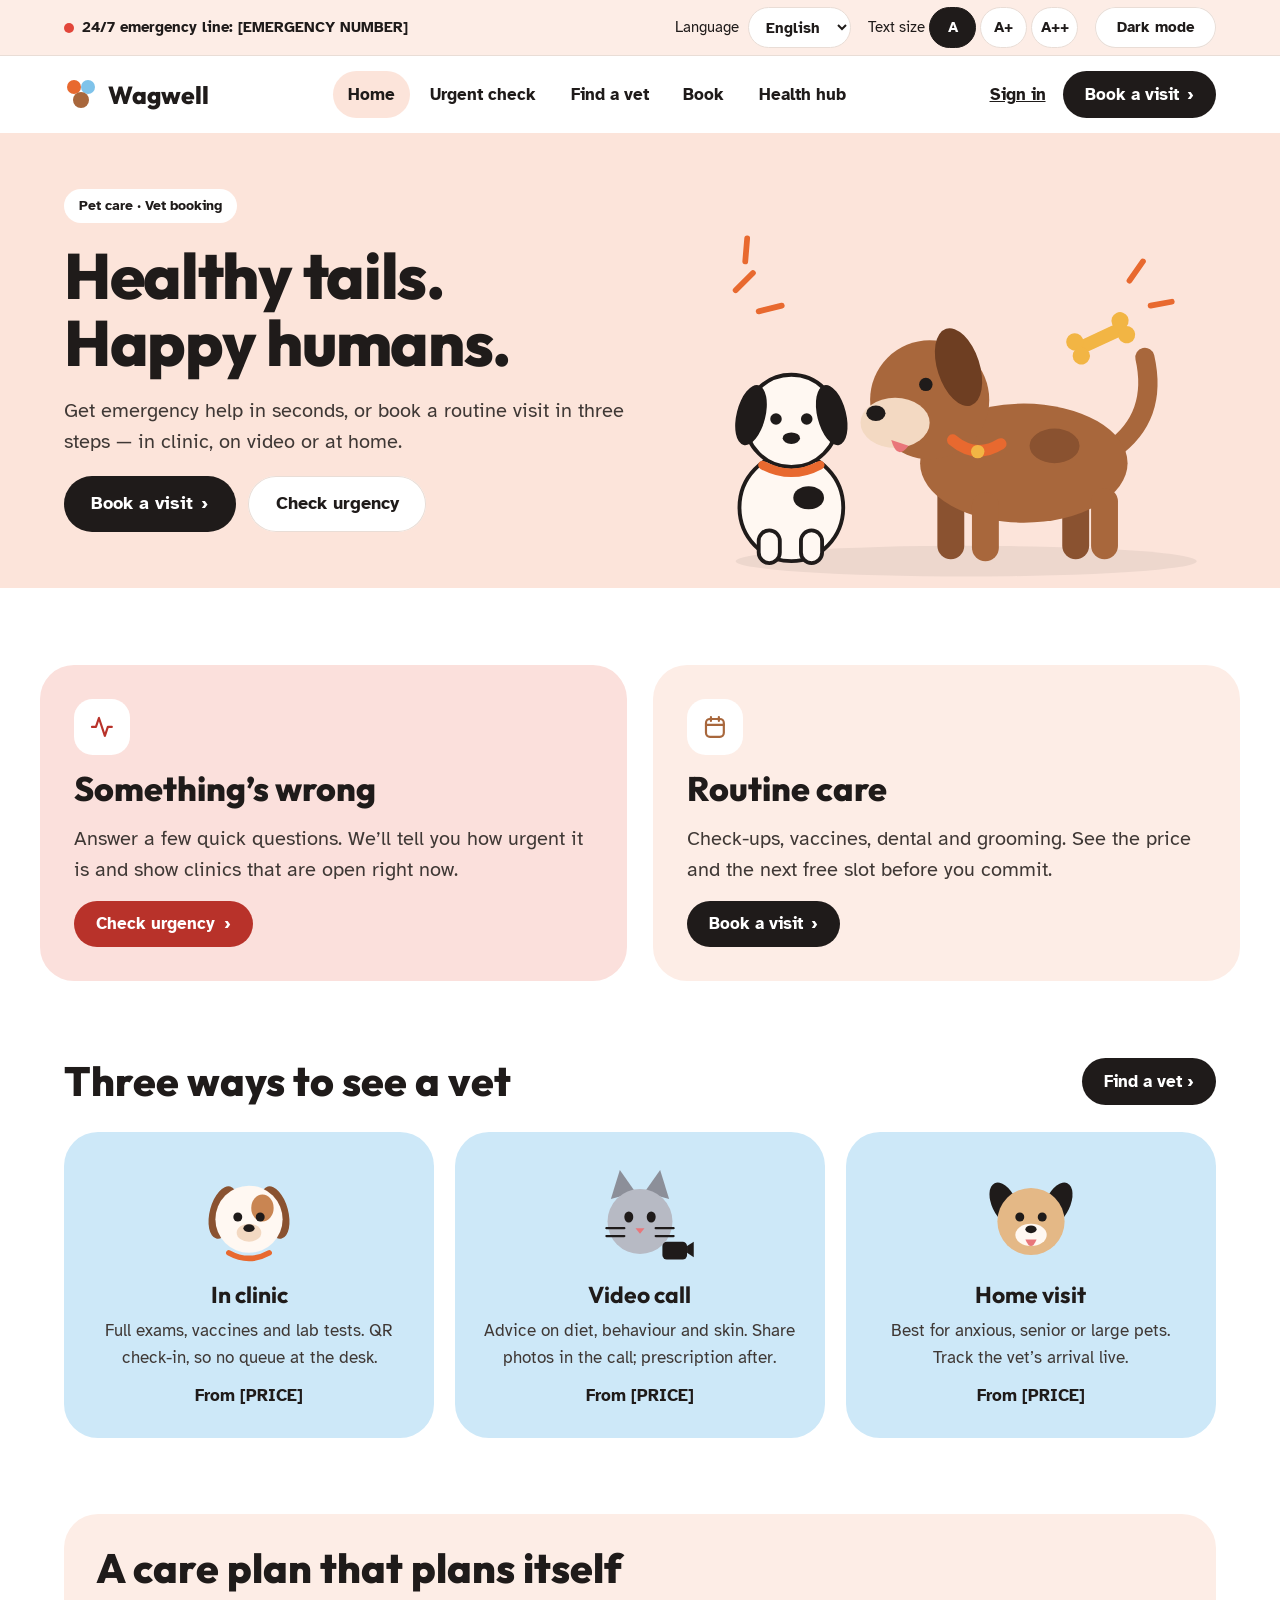
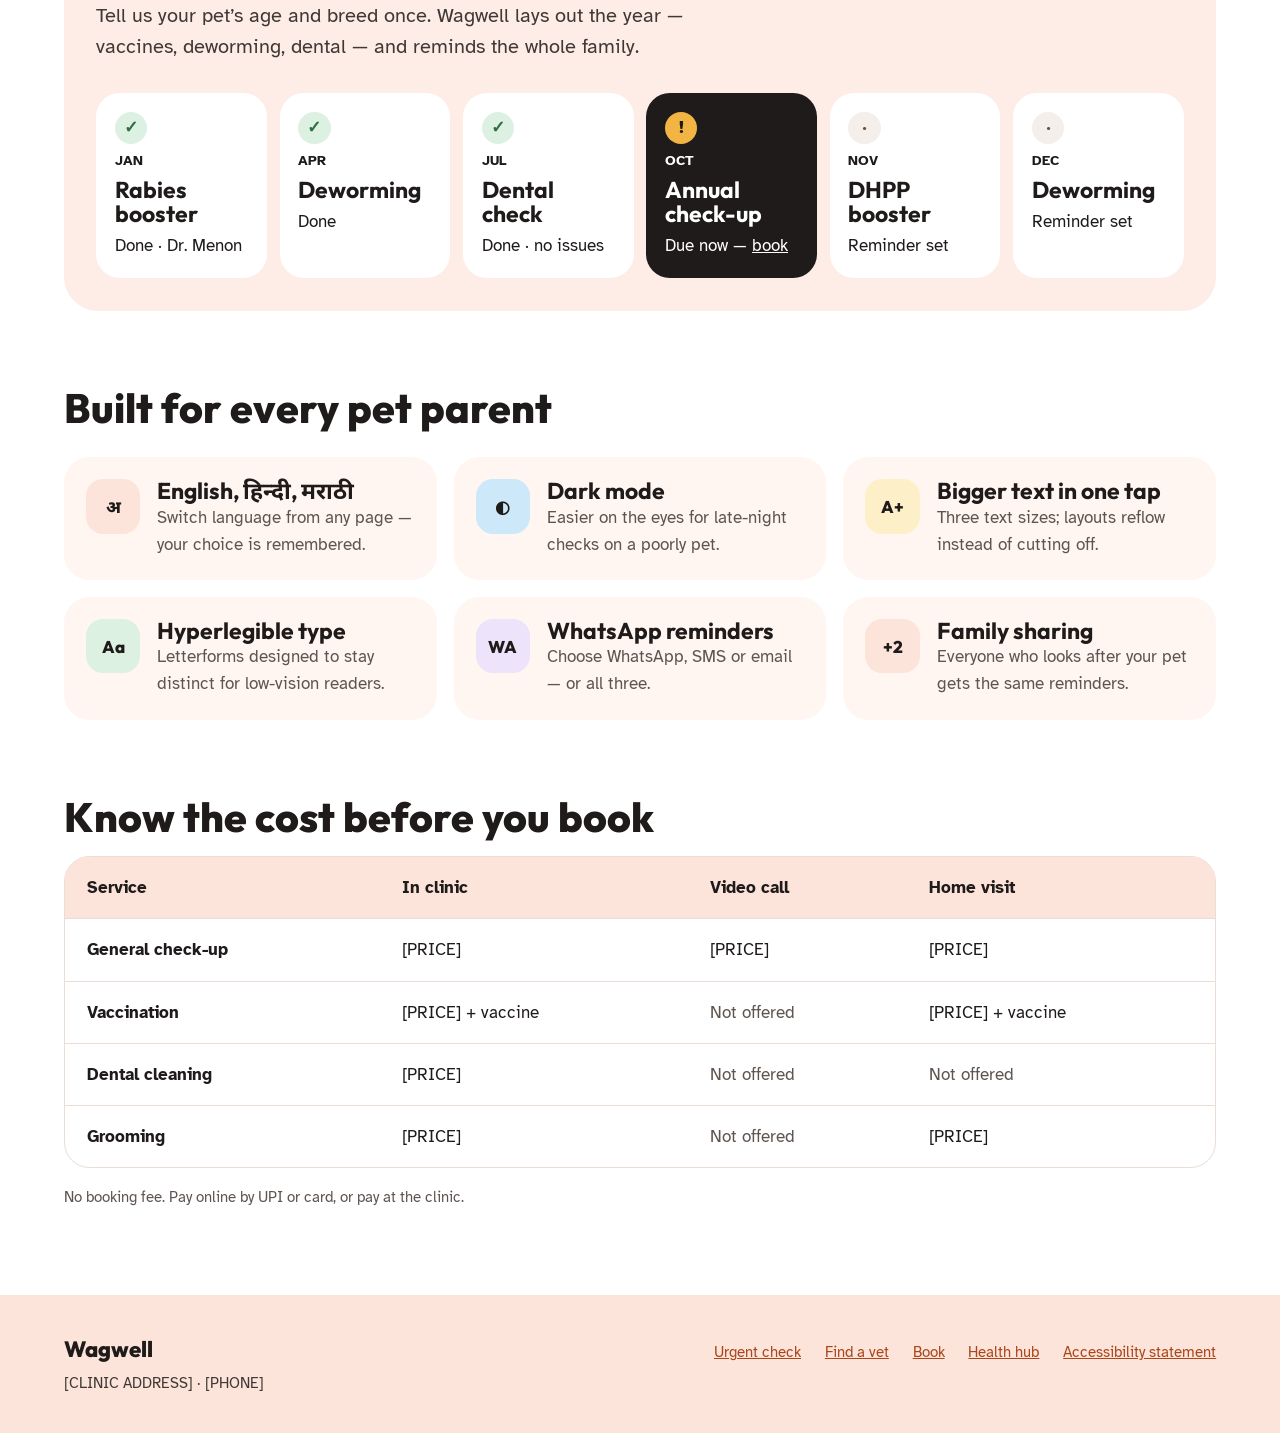
<file: index.html>
<!doctype html>
<html lang="en">
<head>
  <meta charset="utf-8">
  <meta name="viewport" content="width=device-width, initial-scale=1">
  <title>Wagwell — Pet care &amp; vet booking</title>
  <meta name="description" content="Check if it's urgent, find a vet who speaks your language, and book in clinic, on video or at home.">
  <link rel="stylesheet" href="styles.css">
  <script src="app.js" defer></script>
</head>
<body>
<a class="skip-link" href="#main">Skip to content</a>

<div class="utility"><div class="container">
  <a href="urgent.html"><span class="dot"></span><span><span data-i18n="emerg">24/7 emergency line</span>: [EMERGENCY NUMBER]</span></a>
  <div class="controls">
    <label class="row" style="gap:.5rem"><span data-i18n="lang">Language</span>
      <select class="pill-select js-lang"><option value="en">English</option><option value="hi">हिन्दी</option><option value="mr">मराठी</option></select></label>
    <div class="row" role="group" aria-label="Text size" style="gap:.25rem"><span data-i18n="size">Text size</span>
      <button type="button" class="size-btn js-size" data-size="1" aria-pressed="true">A</button><button type="button" class="size-btn js-size" data-size="2" aria-pressed="false">A+</button><button type="button" class="size-btn js-size" data-size="3" aria-pressed="false">A++</button></div>
    <button type="button" class="btn btn-light js-theme" aria-pressed="false" style="min-height:2.4rem">Dark mode</button>
  </div>
</div></div>

<header class="site-header"><div class="container">
  <a class="logo" href="index.html"><svg width="34" height="34" viewBox="0 0 34 34" aria-hidden="true"><circle cx="10" cy="10" r="7" fill="#E8692F"/><circle cx="24" cy="10" r="7" fill="#7FC3EA"/><circle cx="17" cy="23" r="8" fill="#A8673C"/></svg>Wagwell</a>
  <nav class="main-nav" aria-label="Main">
    <a href="index.html" aria-current="page" data-i18n="home">Home</a>
    <a href="urgent.html" data-i18n="urgent">Urgent check</a>
    <a href="vets.html" data-i18n="vets">Find a vet</a>
    <a href="booking.html" data-i18n="book">Book</a>
    <a href="health.html" data-i18n="health">Health hub</a>
  </nav>
  <div class="row"><a href="login.html" style="font-weight:700;color:var(--ink);padding:.6rem .25rem" data-i18n="signin">Sign in</a><a class="btn btn-dark" href="booking.html"><span data-i18n="bookBtn">Book a visit</span> ›</a></div>
</div></header>

<main id="main">
  <section class="hero band-blush" aria-labelledby="hero-title">
    <div class="container">
      <div class="hero-copy">
        <span class="pill" data-i18n="kicker">Pet care · Vet booking</span>
        <h1 id="hero-title" data-i18n="heroTitle">Healthy tails. Happy humans.</h1>
        <p class="lead" data-i18n="heroSub">Get emergency help in seconds, or book a routine visit in three steps — in clinic, on video or at home.</p>
        <div class="row">
          <a class="btn btn-dark btn-lg" href="booking.html"><span data-i18n="doorBCta">Book a visit</span> ›</a>
          <a class="btn btn-light btn-lg" href="urgent.html" data-i18n="doorACta">Check urgency</a>
        </div>
      </div>
      <!-- Original flat illustration: two dogs, a bone and sparkles -->
      <svg class="hero-art" viewBox="0 0 560 380" aria-hidden="true">
        <ellipse cx="300" cy="352" rx="240" ry="16" fill="#000" opacity=".06"/>
        <path d="M60 70 l18 -18 M84 92 l24 -6 M70 40 l2 -24 M470 60 l14 -20 M492 86 l22 -4" stroke="#E8692F" stroke-width="6" stroke-linecap="round"/>
        <g transform="translate(440 120) rotate(-25)" fill="#F2B544"><rect x="-26" y="-7" width="52" height="14" rx="7"/><circle cx="-26" cy="-8" r="9"/><circle cx="-26" cy="8" r="9"/><circle cx="26" cy="-8" r="9"/><circle cx="26" cy="8" r="9"/></g>
        <path d="M452 236 q48 -34 34 -96" stroke="#A8673C" stroke-width="20" stroke-linecap="round" fill="none"/>
        <rect x="270" y="270" width="28" height="80" rx="14" fill="#8A5230"/><rect x="400" y="270" width="28" height="80" rx="14" fill="#8A5230"/>
        <ellipse cx="360" cy="250" rx="108" ry="62" fill="#A8673C"/>
        <rect x="306" y="280" width="28" height="72" rx="14" fill="#A8673C"/><rect x="430" y="276" width="28" height="74" rx="14" fill="#A8673C"/>
        <ellipse cx="392" cy="232" rx="26" ry="18" fill="#8A5230"/>
        <circle cx="262" cy="184" r="62" fill="#A8673C"/>
        <ellipse cx="292" cy="150" rx="22" ry="42" fill="#6E3E22" transform="rotate(-18 292 150)"/>
        <ellipse cx="226" cy="208" rx="36" ry="26" fill="#F3D9C2"/><ellipse cx="206" cy="198" rx="10" ry="8" fill="#1F1B1A"/>
        <circle cx="258" cy="168" r="7" fill="#1F1B1A"/><path d="M222 226 q6 22 18 6" fill="#E9767A"/>
        <path d="M286 226 q24 20 50 4" stroke="#E8692F" stroke-width="12" stroke-linecap="round" fill="none"/><circle cx="312" cy="238" r="7" fill="#F2B544"/>
        <ellipse cx="118" cy="296" rx="54" ry="56" fill="#FFF8F2" stroke="#1F1B1A" stroke-width="4"/><ellipse cx="136" cy="286" rx="16" ry="12" fill="#1F1B1A"/>
        <rect x="84" y="320" width="22" height="34" rx="11" fill="#FFF8F2" stroke="#1F1B1A" stroke-width="4"/><rect x="128" y="320" width="22" height="34" rx="11" fill="#FFF8F2" stroke="#1F1B1A" stroke-width="4"/>
        <circle cx="118" cy="206" r="48" fill="#FFF8F2" stroke="#1F1B1A" stroke-width="4"/>
        <ellipse cx="76" cy="200" rx="15" ry="32" fill="#1F1B1A" transform="rotate(14 76 200)"/><ellipse cx="160" cy="200" rx="15" ry="32" fill="#1F1B1A" transform="rotate(-14 160 200)"/>
        <circle cx="102" cy="204" r="6" fill="#1F1B1A"/><circle cx="134" cy="204" r="6" fill="#1F1B1A"/><ellipse cx="118" cy="224" rx="9" ry="6" fill="#1F1B1A"/>
        <path d="M88 252 q30 16 60 0" stroke="#E8692F" stroke-width="9" stroke-linecap="round" fill="none"/>
      </svg>
    </div>
  </section>

  <section class="container section grid" aria-label="Choose a path" style="grid-template-columns:repeat(auto-fit,minmax(20rem,1fr));gap:1.5rem">
    <a class="door" href="urgent.html" style="background:var(--danger-soft)">
      <span class="tile" style="color:#B8322A"><svg class="icon" viewBox="0 0 24 24"><path d="M22 12h-4l-3 9L9 3l-3 9H2"/></svg></span>
      <span class="title" data-i18n="doorA">Something’s wrong</span>
      <span class="lead" data-i18n="doorAText">Answer a few quick questions. We’ll tell you how urgent it is and show clinics that are open right now.</span>
      <span class="btn btn-danger cta"><span data-i18n="doorACta">Check urgency</span> ›</span>
    </a>
    <a class="door" href="booking.html" style="background:var(--peach)">
      <span class="tile" style="color:#A8673C"><svg class="icon" viewBox="0 0 24 24"><rect x="3" y="4" width="18" height="18" rx="4"/><path d="M16 2v4M8 2v4M3 10h18"/></svg></span>
      <span class="title" data-i18n="doorB">Routine care</span>
      <span class="lead" data-i18n="doorBText">Check-ups, vaccines, dental and grooming. See the price and the next free slot before you commit.</span>
      <span class="btn btn-dark cta"><span data-i18n="doorBCta">Book a visit</span> ›</span>
    </a>
  </section>

  <section class="container stack" aria-labelledby="ways-title" style="gap:1.6rem;padding-bottom:4.5rem">
    <div class="row between"><h2 id="ways-title">Three ways to see a vet</h2><a class="btn btn-dark" href="vets.html">Find a vet ›</a></div>
    <div class="grid">
      <article class="way">
        <svg width="112" height="112" viewBox="0 0 100 100" aria-hidden="true"><ellipse cx="27" cy="46" rx="12" ry="24" fill="#8A5230" transform="rotate(15 27 46)"/><ellipse cx="73" cy="46" rx="12" ry="24" fill="#8A5230" transform="rotate(-15 73 46)"/><circle cx="50" cy="52" r="30" fill="#FFF8F2"/><ellipse cx="62" cy="42" rx="10" ry="12" fill="#C98552"/><circle cx="40" cy="50" r="4" fill="#1F1B1A"/><circle cx="60" cy="50" r="4" fill="#1F1B1A"/><ellipse cx="50" cy="64" rx="11" ry="8" fill="#F3D9C2"/><ellipse cx="50" cy="60" rx="5" ry="3.5" fill="#1F1B1A"/><path d="M32 82 q18 10 36 0" stroke="#E8692F" stroke-width="5" stroke-linecap="round" fill="none"/></svg>
        <h3>In clinic</h3><p class="muted" style="color:var(--ink2)">Full exams, vaccines and lab tests. QR check-in, so no queue at the desk.</p><strong>From [PRICE]</strong>
      </article>
      <article class="way">
        <svg width="112" height="112" viewBox="0 0 100 100" aria-hidden="true"><path d="M24 34 L32 8 L46 28 Z" fill="#8C8F99"/><path d="M76 34 L68 8 L54 28 Z" fill="#8C8F99"/><circle cx="50" cy="54" r="29" fill="#B7BAC4"/><ellipse cx="40" cy="50" rx="4" ry="5" fill="#1F1B1A"/><ellipse cx="60" cy="50" rx="4" ry="5" fill="#1F1B1A"/><path d="M46 60 h8 l-4 5 z" fill="#E9767A"/><path d="M20 60 h16 M20 67 h16 M64 60 h16 M64 67 h16" stroke="#1F1B1A" stroke-width="2" stroke-linecap="round"/><rect x="70" y="72" width="22" height="16" rx="4" fill="#1F1B1A"/><path d="M92 76 l6 -4 v14 l-6 -4 z" fill="#1F1B1A"/></svg>
        <h3>Video call</h3><p style="color:var(--ink2)">Advice on diet, behaviour and skin. Share photos in the call; prescription after.</p><strong>From [PRICE]</strong>
      </article>
      <article class="way">
        <svg width="112" height="112" viewBox="0 0 100 100" aria-hidden="true"><ellipse cx="26" cy="38" rx="11" ry="20" fill="#1F1B1A" transform="rotate(-25 26 38)"/><ellipse cx="74" cy="38" rx="11" ry="20" fill="#1F1B1A" transform="rotate(25 74 38)"/><circle cx="50" cy="54" r="30" fill="#E4B886"/><ellipse cx="50" cy="66" rx="14" ry="10" fill="#FFF8F2"/><circle cx="40" cy="50" r="4" fill="#1F1B1A"/><circle cx="60" cy="50" r="4" fill="#1F1B1A"/><ellipse cx="50" cy="61" rx="5" ry="3.5" fill="#1F1B1A"/><path d="M45 70 q5 12 10 0" fill="#E9767A"/></svg>
        <h3>Home visit</h3><p style="color:var(--ink2)">Best for anxious, senior or large pets. Track the vet’s arrival live.</p><strong>From [PRICE]</strong>
      </article>
    </div>
  </section>

  <section class="container" aria-labelledby="plan-title" style="padding-bottom:4.5rem">
    <div class="panel panel-peach stack" style="gap:1.8rem">
      <div class="stack" style="gap:.6rem;max-width:44rem"><h2 id="plan-title">A care plan that plans itself</h2>
        <p class="lead">Tell us your pet’s age and breed once. Wagwell lays out the year — vaccines, deworming, dental — and reminds the whole family.</p></div>
      <ol class="plan" aria-label="Example care plan for Bruno, 2026">
        <li class="done"><span class="mark">✓</span><small><b>JAN</b></small><h3>Rabies booster</h3><span>Done · Dr. Menon</span></li>
        <li class="done"><span class="mark">✓</span><small><b>APR</b></small><h3>Deworming</h3><span>Done</span></li>
        <li class="done"><span class="mark">✓</span><small><b>JUL</b></small><h3>Dental check</h3><span>Done · no issues</span></li>
        <li class="next"><span class="mark">!</span><small><b>OCT</b></small><h3>Annual check-up</h3><span>Due now — <a href="booking.html" style="color:inherit">book</a></span></li>
        <li><span class="mark">·</span><small><b>NOV</b></small><h3>DHPP booster</h3><span>Reminder set</span></li>
        <li><span class="mark">·</span><small><b>DEC</b></small><h3>Deworming</h3><span>Reminder set</span></li>
      </ol>
    </div>
  </section>

  <section class="container stack" aria-labelledby="inc-title" style="gap:1.6rem;padding-bottom:4.5rem">
    <h2 id="inc-title">Built for every pet parent</h2>
    <div class="grid" style="gap:1rem">
      <div class="feature"><span class="badge" style="background:#FCE4DA">अ</span><div><h3>English, हिन्दी, मराठी</h3><p class="muted">Switch language from any page — your choice is remembered.</p></div></div>
      <div class="feature"><span class="badge" style="background:#CDE8F8">◐</span><div><h3>Dark mode</h3><p class="muted">Easier on the eyes for late-night checks on a poorly pet.</p></div></div>
      <div class="feature"><span class="badge" style="background:#FDF0C9">A+</span><div><h3>Bigger text in one tap</h3><p class="muted">Three text sizes; layouts reflow instead of cutting off.</p></div></div>
      <div class="feature"><span class="badge" style="background:#DDF1E3">Aa</span><div><h3>Hyperlegible type</h3><p class="muted">Letterforms designed to stay distinct for low-vision readers.</p></div></div>
      <div class="feature"><span class="badge" style="background:#EDE3FA">WA</span><div><h3>WhatsApp reminders</h3><p class="muted">Choose WhatsApp, SMS or email — or all three.</p></div></div>
      <div class="feature"><span class="badge" style="background:#FCE4DA">+2</span><div><h3>Family sharing</h3><p class="muted">Everyone who looks after your pet gets the same reminders.</p></div></div>
    </div>
  </section>

  <section class="container stack" aria-labelledby="price-title" style="padding-bottom:5rem">
    <h2 id="price-title">Know the cost before you book</h2>
    <div class="table-wrap"><table>
      <caption class="sr-only">Starting prices by service and visit type</caption>
      <thead><tr><th scope="col">Service</th><th scope="col">In clinic</th><th scope="col">Video call</th><th scope="col">Home visit</th></tr></thead>
      <tbody>
        <tr><th scope="row">General check-up</th><td>[PRICE]</td><td>[PRICE]</td><td>[PRICE]</td></tr>
        <tr><th scope="row">Vaccination</th><td>[PRICE] + vaccine</td><td class="muted">Not offered</td><td>[PRICE] + vaccine</td></tr>
        <tr><th scope="row">Dental cleaning</th><td>[PRICE]</td><td class="muted">Not offered</td><td class="muted">Not offered</td></tr>
        <tr><th scope="row">Grooming</th><td>[PRICE]</td><td class="muted">Not offered</td><td>[PRICE]</td></tr>
      </tbody>
    </table></div>
    <p class="muted" style="font-size:.9rem">No booking fee. Pay online by UPI or card, or pay at the clinic.</p>
  </section>
</main>

<footer class="site-footer"><div class="container">
  <div class="stack" style="gap:.2rem"><strong class="logo" style="font-size:1.3rem">Wagwell</strong><span>[CLINIC ADDRESS] · [PHONE]</span></div>
  <nav aria-label="Footer"><a href="urgent.html">Urgent check</a><a href="vets.html">Find a vet</a><a href="booking.html">Book</a><a href="health.html">Health hub</a><a href="#main">Accessibility statement</a></nav>
</div></footer>
</body>
</html>
</file>
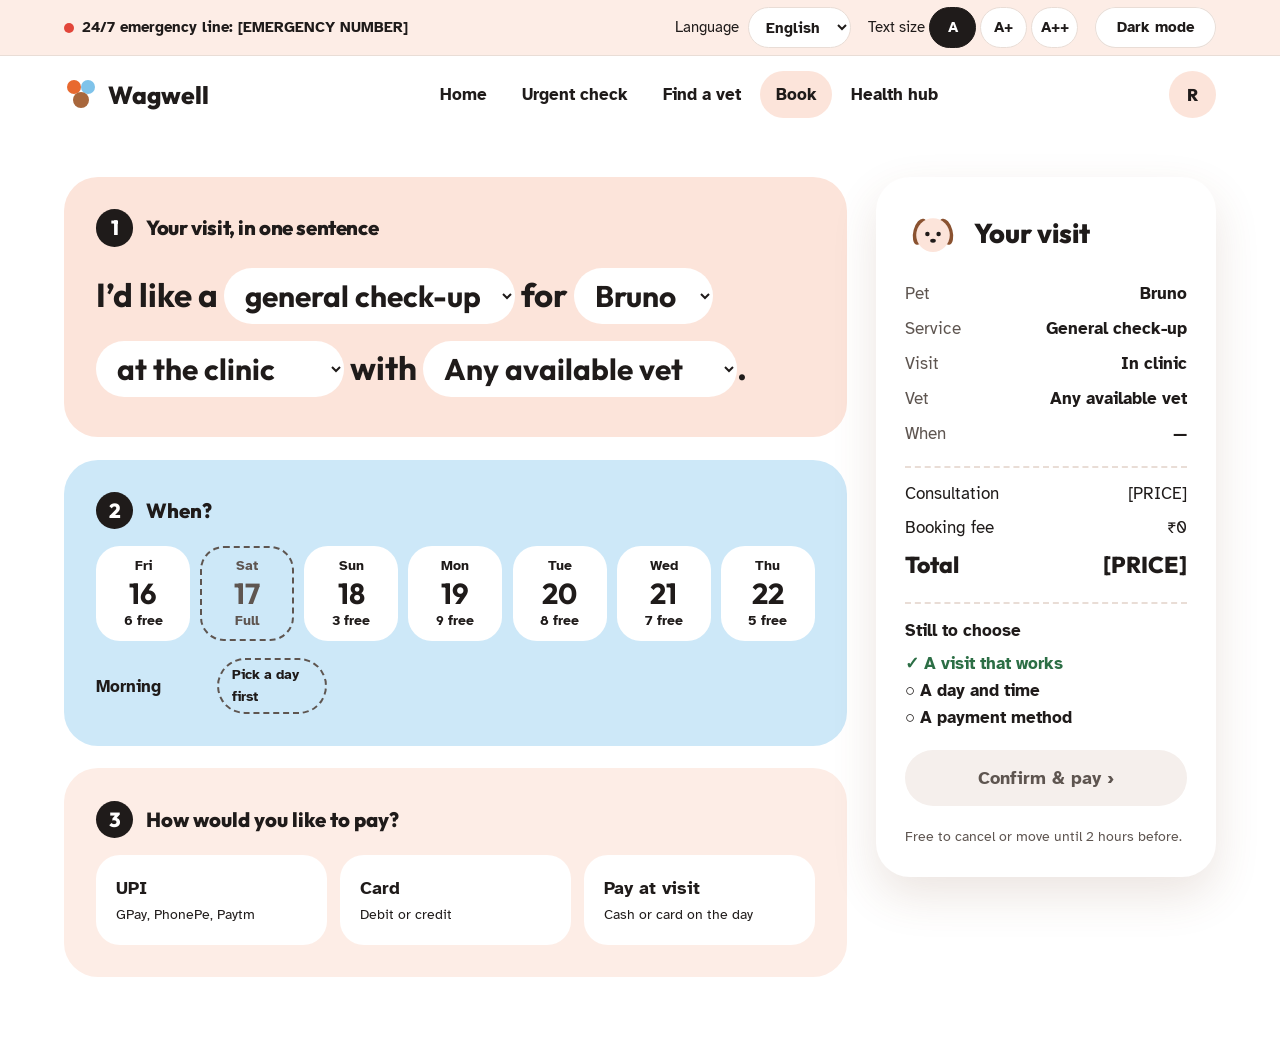
<file: booking.html>
<!doctype html>
<html lang="en">
<head>
  <meta charset="utf-8">
  <meta name="viewport" content="width=device-width, initial-scale=1">
  <title>Book a visit — Wagwell</title>
  <link rel="stylesheet" href="styles.css">
  <script src="app.js" defer></script>
</head>
<body>
<a class="skip-link" href="#main">Skip to content</a>

<div class="utility"><div class="container">
  <a href="urgent.html"><span class="dot"></span><span><span data-i18n="emerg">24/7 emergency line</span>: [EMERGENCY NUMBER]</span></a>
  <div class="controls">
    <label class="row" style="gap:.5rem"><span data-i18n="lang">Language</span>
      <select class="pill-select js-lang"><option value="en">English</option><option value="hi">हिन्दी</option><option value="mr">मराठी</option></select></label>
    <div class="row" role="group" aria-label="Text size" style="gap:.25rem"><span data-i18n="size">Text size</span>
      <button type="button" class="size-btn js-size" data-size="1" aria-pressed="true">A</button><button type="button" class="size-btn js-size" data-size="2" aria-pressed="false">A+</button><button type="button" class="size-btn js-size" data-size="3" aria-pressed="false">A++</button></div>
    <button type="button" class="btn btn-light js-theme" aria-pressed="false" style="min-height:2.4rem">Dark mode</button>
  </div>
</div></div>

<header class="site-header"><div class="container">
  <a class="logo" href="index.html"><svg width="34" height="34" viewBox="0 0 34 34" aria-hidden="true"><circle cx="10" cy="10" r="7" fill="#E8692F"/><circle cx="24" cy="10" r="7" fill="#7FC3EA"/><circle cx="17" cy="23" r="8" fill="#A8673C"/></svg>Wagwell</a>
  <nav class="main-nav" aria-label="Main">
    <a href="index.html" data-i18n="home">Home</a>
    <a href="urgent.html" data-i18n="urgent">Urgent check</a>
    <a href="vets.html" data-i18n="vets">Find a vet</a>
    <a href="booking.html" aria-current="page" data-i18n="book">Book</a>
    <a href="health.html" data-i18n="health">Health hub</a>
  </nav>
  <a class="avatar" href="health.html" aria-label="Your account">R</a>
</div></header>

<main id="main" class="container" style="padding-top:2.6rem;padding-bottom:5rem">
  <div class="split" id="flow">
    <div class="main-col" style="gap:1.3rem">
      <section class="panel panel-blush stack" aria-labelledby="s1" style="gap:.75rem">
        <h1 id="s1" class="step-title"><span class="step-num">1</span>Your visit, in one sentence</h1>
        <p class="sentence">I’d like a
          <select aria-label="Service" id="svc"><option value="General check-up">general check-up</option><option value="Vaccination">vaccination</option><option value="Dental cleaning">dental cleaning</option><option value="Grooming">grooming session</option></select>
          for
          <select aria-label="Pet" id="pet"><option>Bruno</option><option>Mishti</option></select>
          <select aria-label="Visit type" id="mode"><option value="clinic">at the clinic</option><option value="video">on a video call</option><option value="home">at my home</option></select>
          with
          <select aria-label="Vet" id="vet"><option>Any available vet</option><option>Dr. Kavya Menon</option><option>Dr. Neha Joshi</option><option>Dr. Aditya Kulkarni</option></select>.
        </p>
        <!-- Error prevention + recovery: impossible combinations are explained with one-tap fixes -->
        <div class="fix-box" role="alert" id="conflict" hidden>
          <strong style="flex:1 1 18rem"><span id="conflict-svc"></span> can’t be done over video. How would you like to meet instead?</strong>
          <button type="button" class="btn btn-dark" data-fix="clinic">Switch to clinic</button>
          <button type="button" class="btn btn-light" data-fix="home">Switch to home visit</button>
        </div>
      </section>

      <section class="panel panel-sky stack" aria-labelledby="s2">
        <h2 id="s2" class="step-title"><span class="step-num">2</span>When?</h2>
        <div class="day-grid" role="radiogroup" aria-label="Day" id="days"></div>
        <div class="stack" id="slots" style="gap:.75rem"></div>
      </section>

      <section class="panel panel-peach stack" aria-labelledby="s3">
        <h2 id="s3" class="step-title"><span class="step-num">3</span>How would you like to pay?</h2>
        <div class="pay-grid" role="radiogroup" aria-label="Payment method">
          <button type="button" class="pay" role="radio" aria-checked="false" data-pay="upi"><strong>UPI</strong><span>GPay, PhonePe, Paytm</span></button>
          <button type="button" class="pay" role="radio" aria-checked="false" data-pay="card"><strong>Card</strong><span>Debit or credit</span></button>
          <button type="button" class="pay" role="radio" aria-checked="false" data-pay="clinic"><strong>Pay at visit</strong><span id="clinic-note">Cash or card on the day</span></button>
        </div>
      </section>
    </div>

    <aside class="side-col receipt" aria-label="Receipt">
      <div class="row"><svg width="56" height="56" viewBox="0 0 100 100" aria-hidden="true"><ellipse cx="27" cy="46" rx="12" ry="24" fill="#8A5230" transform="rotate(15 27 46)"/><ellipse cx="73" cy="46" rx="12" ry="24" fill="#8A5230" transform="rotate(-15 73 46)"/><circle cx="50" cy="52" r="30" fill="#FCE4DA"/><circle cx="40" cy="50" r="4" fill="#1F1B1A"/><circle cx="60" cy="50" r="4" fill="#1F1B1A"/><ellipse cx="50" cy="62" rx="5" ry="3.5" fill="#1F1B1A"/></svg><h2 style="font-size:1.6rem">Your visit</h2></div>
      <dl>
        <div><dt>Pet</dt><dd data-r="pet"></dd></div><div><dt>Service</dt><dd data-r="svc"></dd></div>
        <div><dt>Visit</dt><dd data-r="mode"></dd></div><div><dt>Vet</dt><dd data-r="vet"></dd></div><div><dt>When</dt><dd data-r="when"></dd></div>
      </dl>
      <div class="rule"><div class="row between"><span>Consultation</span><span>[PRICE]</span></div><div class="row between"><span>Booking fee</span><span>₹0</span></div><div class="row between total"><span>Total</span><span>[PRICE]</span></div></div>
      <div class="rule"><p id="todo-title" style="font-weight:700">Still to choose</p>
        <ul class="todo"><li data-need="combo">A visit that works</li><li data-need="time">A day and time</li><li data-need="pay">A payment method</li></ul></div>
      <button type="button" class="btn btn-dark btn-lg" id="confirm" disabled aria-describedby="todo-title">Confirm &amp; pay ›</button>
      <p class="muted" style="font-size:.85rem">Free to cancel or move until 2 hours before.</p>
    </aside>
  </div>

  <section class="stack" id="done" role="status" aria-live="polite" hidden style="max-width:52rem;margin:0 auto;align-items:center;text-align:center;gap:1.5rem">
    <svg width="200" height="150" viewBox="0 0 200 150" aria-hidden="true"><path d="M30 30 l14 -12 M40 56 l20 -2 M160 26 l-12 -12 M168 52 l-20 -2" stroke="#E8692F" stroke-width="5" stroke-linecap="round"/><ellipse cx="62" cy="38" rx="16" ry="30" fill="#8A5230" transform="rotate(20 62 38)"/><ellipse cx="138" cy="38" rx="16" ry="30" fill="#8A5230" transform="rotate(-20 138 38)"/><circle cx="100" cy="76" r="54" fill="#A8673C"/><ellipse cx="100" cy="98" rx="28" ry="20" fill="#F3D9C2"/><path d="M76 66 q8 -8 16 0 M108 66 q8 -8 16 0" stroke="#1F1B1A" stroke-width="5" stroke-linecap="round" fill="none"/><ellipse cx="100" cy="90" rx="9" ry="6" fill="#1F1B1A"/><path d="M90 104 q10 20 20 0" fill="#E9767A"/></svg>
    <h1 id="done-title">Booked!</h1>
    <div class="ticket">
      <div style="flex:1 1 22rem" class="stack"><span class="muted" style="font-weight:700;font-size:.85rem;letter-spacing:.06em">BOOKING [REF-NO]</span>
        <strong id="d-what" style="font-family:var(--display);font-size:1.6rem"></strong><span id="d-when" style="font-size:1.15rem"></span><span id="d-vet"></span><span id="d-pay"></span></div>
      <div class="qr-side"><div class="qr" role="img" aria-label="QR code placeholder for check-in"></div><strong id="d-qr" style="font-size:.85rem;text-align:center"></strong></div>
    </div>
    <div class="row" style="justify-content:center"><a class="btn btn-dark btn-lg" href="#">Add to calendar</a><a class="btn btn-sky btn-lg" href="#">Share with family on WhatsApp</a><a class="link-btn" href="booking.html" style="color:var(--ink)">Book another</a></div>
  </section>
</main>

<script>
  const $ = s => document.querySelector(s);
  const S = { day: null, time: null, pay: null };
  const MODE = { clinic: 'In clinic', video: 'Video call', home: 'Home visit' };
  const DAYS = [['Fri', 16, 6], ['Sat', 17, 0], ['Sun', 18, 3], ['Mon', 19, 9], ['Tue', 20, 8], ['Wed', 21, 7], ['Thu', 22, 5]];
  const TIMES = { Morning: ['9:00 AM', '9:30 AM', '11:00 AM'], Afternoon: ['1:30 PM', '3:00 PM', '4:15 PM'], Evening: ['5:30 PM', '6:45 PM', '8:00 PM'] };

  $('#days').innerHTML = DAYS.map(([d, n, free]) => `<button type="button" class="day" role="radio" aria-checked="false" data-day="${d} ${n} Oct"
     ${free ? '' : 'disabled'} aria-label="${d} ${n} October, ${free ? free + ' slots free' : 'fully booked'}"><small>${d}</small><b>${n}</b><small>${free ? free + ' free' : 'Full'}</small></button>`).join('');

  function renderSlots() {
    $('#slots').innerHTML = !S.day
      ? '<div class="slot-row"><span>Morning</span><span class="pill" style="border:2px dashed var(--muted);background:transparent;min-height:2.75rem">Pick a day first</span></div>'
      : Object.entries(TIMES).map(([g, ts]) => `<div class="slot-row" role="radiogroup" aria-label="${g} times"><span>${g}</span>
          ${ts.map(t => `<button type="button" class="slot" role="radio" aria-checked="${S.time === t}" data-time="${t}">${t}</button>`).join('')}</div>`).join('');
  }

  function sync() {
    const svc = $('#svc').value, mode = $('#mode').value;
    const conflict = mode === 'video' && svc !== 'General check-up';
    $('#conflict').hidden = !conflict; $('#conflict-svc').textContent = svc;

    // Video calls are prepaid — disable "Pay at visit" and explain why
    const payClinic = document.querySelector('[data-pay="clinic"]');
    payClinic.disabled = mode === 'video';
    $('#clinic-note').textContent = mode === 'video' ? 'Not for video calls — they’re paid in advance' : 'Cash or card on the day';
    if (mode === 'video' && S.pay === 'clinic') S.pay = null;
    document.querySelectorAll('.pay').forEach(b => b.setAttribute('aria-checked', b.dataset.pay === S.pay));
    document.querySelectorAll('.day').forEach(b => b.setAttribute('aria-checked', b.dataset.day === S.day));

    const when = S.day && S.time ? `${S.day} · ${S.time}` : '—';
    const vals = { pet: $('#pet').value, svc, mode: MODE[mode], vet: $('#vet').value, when };
    document.querySelectorAll('[data-r]').forEach(el => el.textContent = vals[el.dataset.r]);

    const need = { combo: !conflict, time: !!(S.day && S.time), pay: !!S.pay };
    document.querySelectorAll('[data-need]').forEach(li => li.classList.toggle('ok', need[li.dataset.need]));
    const ready = Object.values(need).every(Boolean);
    $('#confirm').disabled = !ready;
    $('#todo-title').textContent = ready ? 'All set — ready to confirm' : 'Still to choose';
    return { vals, mode };
  }

  ['svc', 'pet', 'mode', 'vet'].forEach(id => $('#' + id).addEventListener('change', sync));
  document.querySelectorAll('[data-fix]').forEach(b => b.addEventListener('click', () => { $('#mode').value = b.dataset.fix; sync(); }));
  $('#days').addEventListener('click', e => { const b = e.target.closest('.day'); if (!b || b.disabled) return; S.day = b.dataset.day; S.time = null; renderSlots(); sync(); });
  $('#slots').addEventListener('click', e => { const b = e.target.closest('.slot'); if (!b) return; S.time = b.dataset.time; renderSlots(); sync(); });
  document.querySelectorAll('.pay').forEach(b => b.addEventListener('click', () => { if (!b.disabled) { S.pay = b.dataset.pay; sync(); } }));

  $('#confirm').addEventListener('click', () => {
    const { vals, mode } = sync();
    $('#flow').hidden = true; $('#done').hidden = false;
    $('#done-title').textContent = `Booked! See you soon, ${vals.pet}.`;
    $('#d-what').textContent = `${vals.svc} · ${vals.mode}`;
    $('#d-when').textContent = vals.when; $('#d-vet').textContent = vals.vet;
    $('#d-pay').textContent = S.pay === 'clinic' ? 'Pay at the visit' : `Paid by ${S.pay === 'upi' ? 'UPI' : 'card'} · receipt sent by email`;
    $('#d-qr').textContent = mode === 'video' ? 'Join link appears here 10 min before' : mode === 'home' ? 'Track the vet’s arrival here' : 'Scan at the desk to check in';
    window.scrollTo({ top: 0 });
  });
  renderSlots(); sync();
</script>
</body>
</html>
</file>
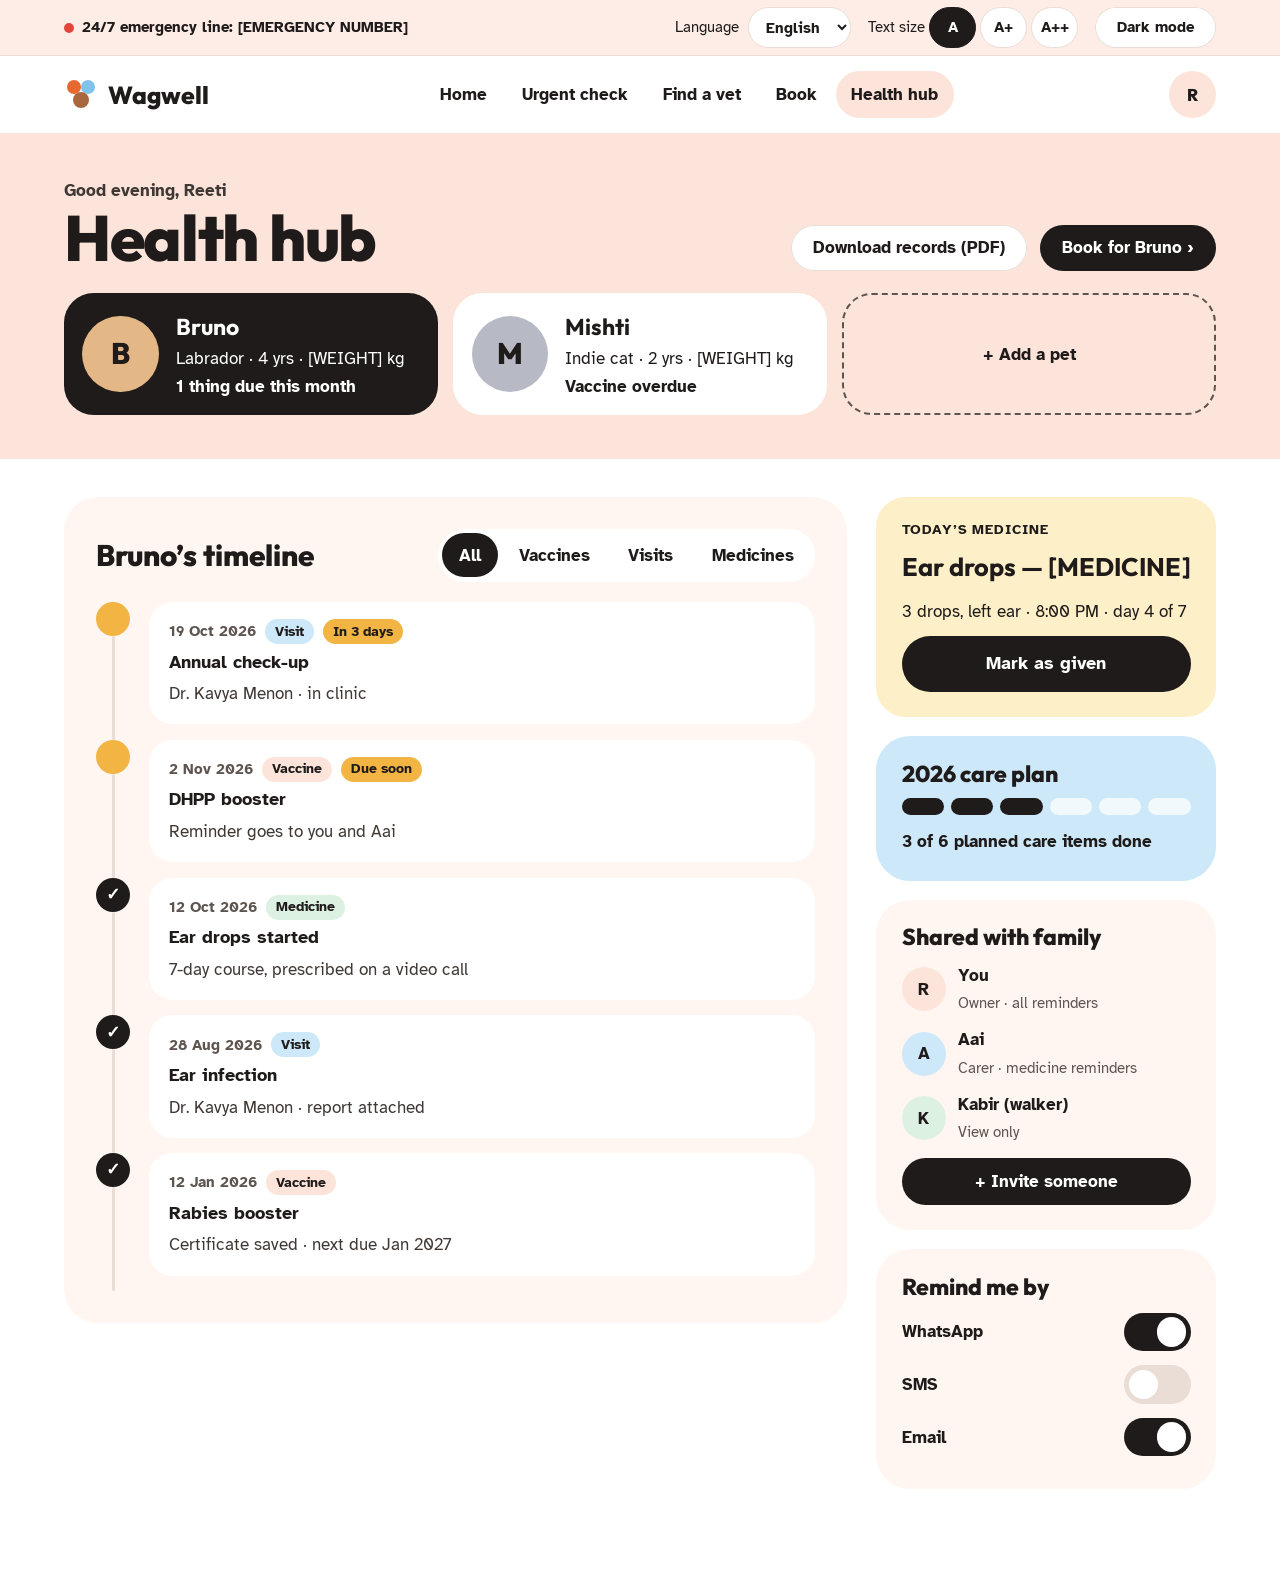
<file: health.html>
<!doctype html>
<html lang="en">
<head>
  <meta charset="utf-8">
  <meta name="viewport" content="width=device-width, initial-scale=1">
  <title>Health hub — Wagwell</title>
  <link rel="stylesheet" href="styles.css">
  <script src="app.js" defer></script>
</head>
<body>
<a class="skip-link" href="#main">Skip to content</a>

<div class="utility"><div class="container">
  <a href="urgent.html"><span class="dot"></span><span><span data-i18n="emerg">24/7 emergency line</span>: [EMERGENCY NUMBER]</span></a>
  <div class="controls">
    <label class="row" style="gap:.5rem"><span data-i18n="lang">Language</span>
      <select class="pill-select js-lang"><option value="en">English</option><option value="hi">हिन्दी</option><option value="mr">मराठी</option></select></label>
    <div class="row" role="group" aria-label="Text size" style="gap:.25rem"><span data-i18n="size">Text size</span>
      <button type="button" class="size-btn js-size" data-size="1" aria-pressed="true">A</button><button type="button" class="size-btn js-size" data-size="2" aria-pressed="false">A+</button><button type="button" class="size-btn js-size" data-size="3" aria-pressed="false">A++</button></div>
    <button type="button" class="btn btn-light js-theme" aria-pressed="false" style="min-height:2.4rem">Dark mode</button>
  </div>
</div></div>

<header class="site-header"><div class="container">
  <a class="logo" href="index.html"><svg width="34" height="34" viewBox="0 0 34 34" aria-hidden="true"><circle cx="10" cy="10" r="7" fill="#E8692F"/><circle cx="24" cy="10" r="7" fill="#7FC3EA"/><circle cx="17" cy="23" r="8" fill="#A8673C"/></svg>Wagwell</a>
  <nav class="main-nav" aria-label="Main">
    <a href="index.html" data-i18n="home">Home</a>
    <a href="urgent.html" data-i18n="urgent">Urgent check</a>
    <a href="vets.html" data-i18n="vets">Find a vet</a>
    <a href="booking.html" data-i18n="book">Book</a>
    <a href="health.html" aria-current="page" data-i18n="health">Health hub</a>
  </nav>
  <span class="avatar" aria-hidden="true">R</span>
</div></header>

<section class="band band-blush">
  <div class="container stack" style="gap:1.3rem">
    <div class="row between" style="align-items:flex-end">
      <div><p style="font-weight:700;color:var(--ink2)">Good evening, Reeti</p><h1>Health hub</h1></div>
      <div class="row"><a class="btn btn-light" href="#">Download records (PDF)</a><a class="btn btn-dark" href="booking.html" id="book-for">Book for Bruno ›</a></div>
    </div>
    <div class="pet-cards" role="radiogroup" aria-label="Choose pet">
      <button type="button" class="pet-card" role="radio" aria-checked="true" data-pet="Bruno"><span class="face" role="img" aria-label="Photo of Bruno" style="background:#E4B886">B</span><span><strong>Bruno</strong>Labrador · 4 yrs · [WEIGHT] kg<br><b>1 thing due this month</b></span></button>
      <button type="button" class="pet-card" role="radio" aria-checked="false" data-pet="Mishti"><span class="face" role="img" aria-label="Photo of Mishti" style="background:#B7BAC4">M</span><span><strong>Mishti</strong>Indie cat · 2 yrs · [WEIGHT] kg<br><b>Vaccine overdue</b></span></button>
      <a class="add-tile" href="#">+ Add a pet</a>
    </div>
  </div>
</section>

<main id="main" class="container" style="padding-top:2.2rem;padding-bottom:5rem">
  <div class="split">
    <section class="main-col panel panel-chip" aria-labelledby="tl-title" style="gap:1.2rem">
      <div class="row between"><h2 id="tl-title" style="font-size:1.75rem">Bruno’s timeline</h2>
        <div class="seg" role="radiogroup" aria-label="Show" id="filters" style="background:var(--surface)">
          <button type="button" role="radio" aria-checked="true" data-f="all">All</button><button type="button" role="radio" aria-checked="false" data-f="vaccine">Vaccines</button><button type="button" role="radio" aria-checked="false" data-f="visit">Visits</button><button type="button" role="radio" aria-checked="false" data-f="medicine">Medicines</button>
        </div></div>
      <ol class="timeline" id="timeline"></ol>
    </section>

    <div class="side-col">
      <section class="med" aria-labelledby="med-title">
        <h2 id="med-title" style="font-family:var(--body);font-size:.85rem;letter-spacing:.06em;text-transform:uppercase">Today’s medicine</h2>
        <strong id="med-name" style="font-family:var(--display);font-size:1.5rem"></strong><span id="med-dose"></span>
        <button type="button" class="btn btn-lg" id="give" style="background:#1F1B1A;color:#fff">Mark as given</button>
        <div class="given" role="status" id="given" hidden><strong>✓ Given at 8:02 PM by you</strong><button type="button" class="btn" id="undo" style="background:#FDF0C9;color:#1F1B1A">Undo</button></div>
      </section>
      <section class="panel panel-sky stack" aria-labelledby="plan-title" style="padding:1.5rem;gap:.75rem">
        <h2 id="plan-title" style="font-size:1.35rem">2026 care plan</h2>
        <div class="plan-bar" role="img" id="plan-bar"></div><strong id="plan-text"></strong>
      </section>
      <section class="panel panel-chip stack" aria-labelledby="fam-title" style="padding:1.5rem;gap:.75rem">
        <h2 id="fam-title" style="font-size:1.35rem">Shared with family</h2>
        <ul class="people">
          <li><span class="ini" style="background:#FCE4DA">R</span><span><strong>You</strong><br><span class="muted" style="font-size:.9rem">Owner · all reminders</span></span></li>
          <li><span class="ini" style="background:#CDE8F8">A</span><span><strong>Aai</strong><br><span class="muted" style="font-size:.9rem">Carer · medicine reminders</span></span></li>
          <li><span class="ini" style="background:#DDF1E3">K</span><span><strong>Kabir (walker)</strong><br><span class="muted" style="font-size:.9rem">View only</span></span></li>
        </ul>
        <a class="btn btn-dark" href="#">+ Invite someone</a>
      </section>
      <section class="panel panel-chip" aria-labelledby="ch-title" style="padding:1.5rem">
        <h2 id="ch-title" style="font-size:1.35rem;margin-bottom:.4rem">Remind me by</h2>
        <div class="switch-row"><span id="ch-wa">WhatsApp</span><button type="button" class="switch" role="switch" aria-checked="true" aria-labelledby="ch-wa"></button></div>
        <div class="switch-row"><span id="ch-sms">SMS</span><button type="button" class="switch" role="switch" aria-checked="false" aria-labelledby="ch-sms"></button></div>
        <div class="switch-row"><span id="ch-mail">Email</span><button type="button" class="switch" role="switch" aria-checked="true" aria-labelledby="ch-mail"></button></div>
      </section>
    </div>
  </div>
</main>

<script>
  const PETS = {
    Bruno: { done: 3, med: ['Ear drops — [MEDICINE]', '3 drops, left ear · 8:00 PM · day 4 of 7'], events: [
      ['19 Oct 2026', 'visit', 'Annual check-up', 'Dr. Kavya Menon · in clinic', 'In 3 days'],
      ['2 Nov 2026', 'vaccine', 'DHPP booster', 'Reminder goes to you and Aai', 'Due soon'],
      ['12 Oct 2026', 'medicine', 'Ear drops started', '7-day course, prescribed on a video call', ''],
      ['28 Aug 2026', 'visit', 'Ear infection', 'Dr. Kavya Menon · report attached', ''],
      ['12 Jan 2026', 'vaccine', 'Rabies booster', 'Certificate saved · next due Jan 2027', '']] },
    Mishti: { done: 2, med: null, events: [
      ['Overdue', 'vaccine', 'FVRCP booster', 'Was due 1 Oct 2026 — book now', 'Overdue'],
      ['5 Mar 2026', 'vaccine', 'Rabies', 'Certificate saved', ''],
      ['10 Feb 2026', 'visit', 'Spay surgery', 'Dr. Rohan Deshpande · discharge notes attached', '']] }
  };
  const TYPE = { visit: 'Visit', vaccine: 'Vaccine', medicine: 'Medicine' };
  let pet = 'Bruno', filter = 'all';
  const $ = s => document.querySelector(s);

  function render() {
    const p = PETS[pet];
    $('#tl-title').textContent = `${pet}’s timeline`;
    $('#book-for').textContent = `Book for ${pet} ›`;
    $('#timeline').innerHTML = p.events.filter(e => filter === 'all' || e[1] === filter).map(([date, type, title, detail, status]) => `
      <li class="${status ? 'upcoming' : ''}"><div class="rail"><span class="node" aria-hidden="true">${status ? '' : '✓'}</span></div>
        <div class="body"><div class="row" style="gap:.5rem"><span class="muted" style="font-weight:700;font-size:.9rem">${date}</span><span class="type ${type}">${TYPE[type]}</span>${status ? `<span class="status-pill">${status}</span>` : ''}</div>
          <strong style="font-size:1.08rem">${title}</strong><span style="color:var(--ink2)">${detail}</span></div></li>`).join('');
    $('#plan-bar').innerHTML = [0, 1, 2, 3, 4, 5].map(i => `<span class="${i < p.done ? 'on' : ''}"></span>`).join('');
    $('#plan-bar').setAttribute('aria-label', `${p.done} of 6 care items done`);
    $('#plan-text').textContent = `${p.done} of 6 planned care items done`;
    $('#med-name').textContent = p.med ? p.med[0] : 'No medicine today';
    $('#med-dose').textContent = p.med ? p.med[1] : `Nothing scheduled for ${pet}.`;
    $('#give').hidden = !p.med; $('#given').hidden = true;
  }
  document.querySelectorAll('[data-pet]').forEach(b => b.addEventListener('click', () => {
    pet = b.dataset.pet;
    document.querySelectorAll('[data-pet]').forEach(x => x.setAttribute('aria-checked', x === b)); render();
  }));
  $('#filters').addEventListener('click', e => {
    const b = e.target.closest('[data-f]'); if (!b) return; filter = b.dataset.f;
    document.querySelectorAll('[data-f]').forEach(x => x.setAttribute('aria-checked', x === b)); render();
  });
  $('#give').addEventListener('click', () => { $('#give').hidden = true; $('#given').hidden = false; });      // feedback
  $('#undo').addEventListener('click', () => { $('#given').hidden = true; $('#give').hidden = false; });     // user control
  document.querySelectorAll('.switch').forEach(s => s.addEventListener('click', () => s.setAttribute('aria-checked', s.getAttribute('aria-checked') !== 'true')));
  render();
</script>
</body>
</html>
</file>
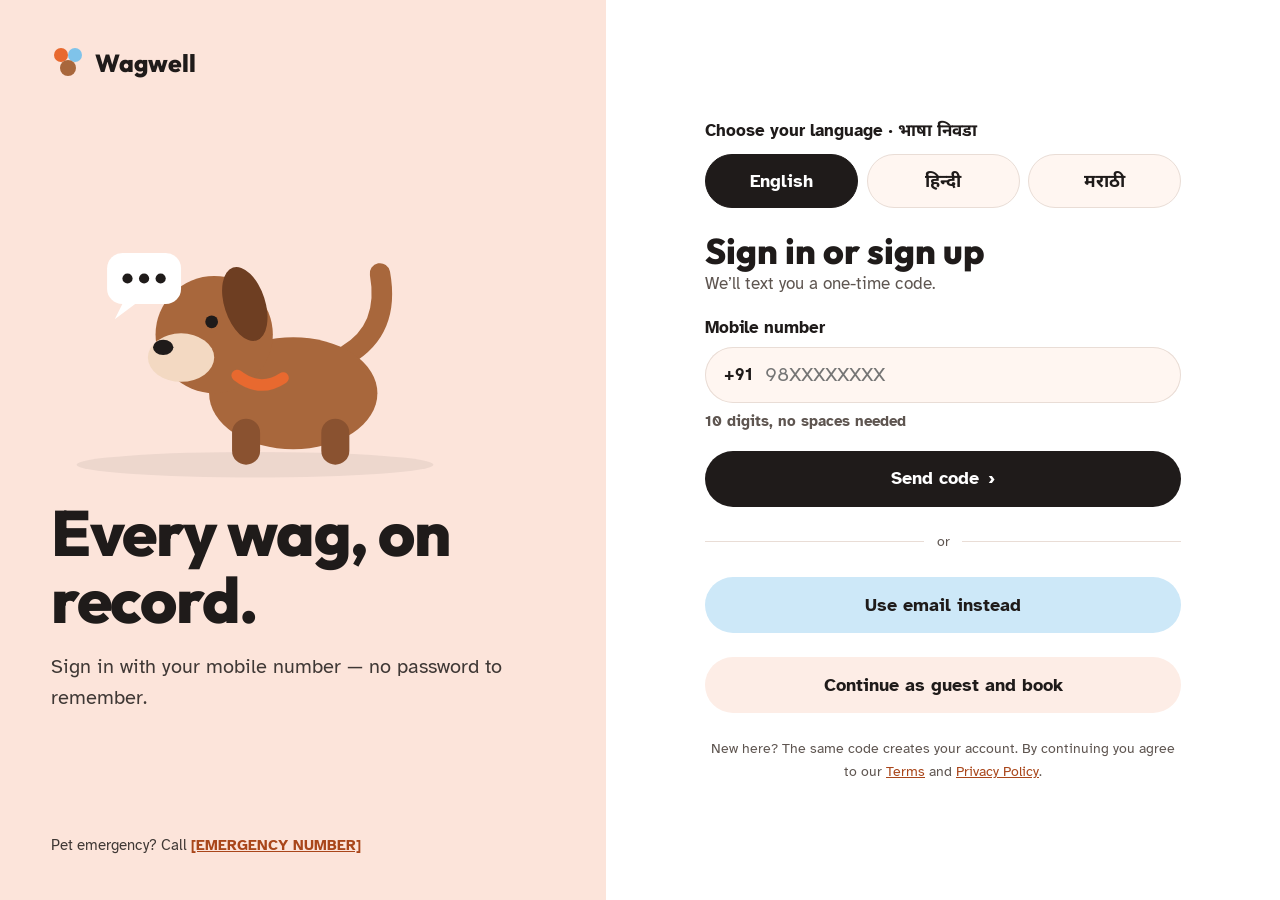
<file: login.html>
<!doctype html>
<html lang="en">
<head>
  <meta charset="utf-8">
  <meta name="viewport" content="width=device-width, initial-scale=1">
  <title>Sign in — Wagwell</title>
  <link rel="stylesheet" href="styles.css">
  <script src="app.js" defer></script>
</head>
<body>
<div class="auth">
  <section class="auth-art" aria-label="About Wagwell">
    <a class="logo" href="index.html"><svg width="34" height="34" viewBox="0 0 34 34" aria-hidden="true"><circle cx="10" cy="10" r="7" fill="#E8692F"/><circle cx="24" cy="10" r="7" fill="#7FC3EA"/><circle cx="17" cy="23" r="8" fill="#A8673C"/></svg>Wagwell</a>
    <div class="stack">
      <svg viewBox="0 0 320 220" style="width:100%;max-width:24rem" aria-hidden="true">
        <ellipse cx="160" cy="206" rx="140" ry="10" fill="#000" opacity=".06"/>
        <path d="M232 120 q34 -20 26 -64" stroke="#A8673C" stroke-width="16" stroke-linecap="round" fill="none"/>
        <ellipse cx="190" cy="150" rx="66" ry="44" fill="#A8673C"/><rect x="142" y="170" width="22" height="36" rx="11" fill="#8A5230"/><rect x="212" y="170" width="22" height="36" rx="11" fill="#8A5230"/>
        <circle cx="128" cy="104" r="46" fill="#A8673C"/><ellipse cx="152" cy="80" rx="16" ry="30" fill="#6E3E22" transform="rotate(-18 152 80)"/>
        <ellipse cx="102" cy="122" rx="26" ry="19" fill="#F3D9C2"/><ellipse cx="88" cy="114" rx="8" ry="6" fill="#1F1B1A"/><circle cx="126" cy="94" r="5" fill="#1F1B1A"/>
        <path d="M146 136 q18 14 36 2" stroke="#E8692F" stroke-width="9" stroke-linecap="round" fill="none"/>
        <rect x="44" y="40" width="58" height="40" rx="12" fill="#fff"/><path d="M56 80 l-6 12 l16 -12" fill="#fff"/>
        <circle cx="60" cy="60" r="4" fill="#1F1B1A"/><circle cx="73" cy="60" r="4" fill="#1F1B1A"/><circle cx="86" cy="60" r="4" fill="#1F1B1A"/>
      </svg>
      <h1 data-i18n="authTitle">Every wag, on record.</h1>
      <p class="lead" data-i18n="authSub">Sign in with your mobile number — no password to remember.</p>
    </div>
    <span style="color:var(--ink2);font-size:.9rem">Pet emergency? Call <a href="tel:[EMERGENCY-NUMBER]" style="font-weight:700">[EMERGENCY NUMBER]</a></span>
  </section>

  <main class="auth-main" id="main">
    <div class="auth-box">
      <fieldset style="border:0;margin:0;padding:0">
        <legend style="font-weight:700;margin-bottom:.6rem;padding:0">Choose your language · भाषा निवडा</legend>
        <div class="lang-pick">
          <button type="button" class="js-lang-btn" data-lang="en" aria-pressed="true">English</button>
          <button type="button" class="js-lang-btn" data-lang="hi" aria-pressed="false">हिन्दी</button>
          <button type="button" class="js-lang-btn" data-lang="mr" aria-pressed="false">मराठी</button>
        </div>
      </fieldset>

      <form class="stack" id="phone-step" novalidate>
        <div><h2 data-i18n="signInUp" style="font-size:2.1rem">Sign in or sign up</h2><p class="muted">We’ll text you a one-time code.</p></div>
        <div class="field">
          <label for="phone" data-i18n="mobile">Mobile number</label>
          <div class="phone-wrap" id="phone-wrap"><span>+91</span><input id="phone" type="tel" inputmode="numeric" autocomplete="tel-national" placeholder="98XXXXXXXX" aria-describedby="phone-msg"></div>
          <span class="msg" id="phone-msg" aria-live="polite">10 digits, no spaces needed</span>
        </div>
        <button type="submit" class="btn btn-dark btn-lg"><span data-i18n="sendCode">Send code</span> ›</button>
      </form>

      <form class="stack" id="code-step" novalidate hidden>
        <div><h2 data-i18n="enterCode" style="font-size:2.1rem">Enter the code</h2>
          <p class="muted">Sent to +91 <span id="sent-to"></span> · <button type="button" class="link-btn" id="change">Change number</button></p></div>
        <div class="field">
          <label for="otp">6-digit code</label>
          <input class="input otp" id="otp" type="text" inputmode="numeric" autocomplete="one-time-code" maxlength="6" placeholder="••••••" aria-describedby="otp-msg">
          <span class="msg" id="otp-msg" aria-live="polite">Tip: your phone may fill this in for you.</span>
        </div>
        <button type="submit" class="btn btn-dark btn-lg"><span data-i18n="verify">Verify and continue</span> ›</button>
        <p class="muted" style="font-size:.9rem">Didn’t get it? You can resend in <span id="timer">0:30</span>, or get the code on a voice call.</p>
      </form>

      <div class="panel stack" id="success" role="status" hidden style="background:var(--ok-soft)">
        <strong style="font-family:var(--display);font-size:1.7rem">You’re in, welcome back!</strong>
        <span>Bruno and Mishti’s records are ready.</span>
        <a class="btn btn-dark btn-lg" href="health.html">Go to Health hub ›</a>
      </div>

      <div class="divider">or</div>
      <a class="btn btn-sky btn-lg" href="#">Use email instead</a>
      <a class="btn btn-peach btn-lg" href="booking.html">Continue as guest and book</a>
      <p class="muted" style="font-size:.85rem;text-align:center">New here? The same code creates your account. By continuing you agree to our <a href="#">Terms</a> and <a href="#">Privacy Policy</a>.</p>
    </div>
  </main>
</div>

<script>
  const $ = s => document.querySelector(s);
  const phone = $('#phone'), wrap = $('#phone-wrap'), pmsg = $('#phone-msg');
  const digits = () => phone.value.replace(/\D/g, '');

  // Live feedback while typing
  phone.addEventListener('input', () => {
    const ok = digits().length === 10;
    wrap.className = 'phone-wrap' + (ok ? ' valid' : '');
    phone.removeAttribute('aria-invalid');
    pmsg.className = 'msg' + (ok ? ' ok' : '');
    pmsg.textContent = ok ? '✓ Looks good' : '10 digits, no spaces needed';
  });
  $('#phone-step').addEventListener('submit', e => {
    e.preventDefault();
    const d = digits();
    if (d.length !== 10) {
      wrap.className = 'phone-wrap invalid'; phone.setAttribute('aria-invalid', 'true'); pmsg.className = 'msg error';
      pmsg.textContent = d ? `That’s ${d.length} digits — Indian mobile numbers have 10.` : 'Enter your mobile number to get a code.';
      phone.focus(); return;
    }
    $('#sent-to').textContent = d; $('#phone-step').hidden = true; $('#code-step').hidden = false; $('#otp').focus();
    let s = 30; const timer = setInterval(() => { s--; $('#timer').textContent = '0:' + String(s).padStart(2, '0'); if (s <= 0) clearInterval(timer); }, 1000);
  });
  $('#otp').addEventListener('input', e => { e.target.value = e.target.value.replace(/\D/g, '').slice(0, 6); e.target.removeAttribute('aria-invalid'); $('#otp-msg').className = 'msg'; $('#otp-msg').textContent = 'Tip: your phone may fill this in for you.'; });
  $('#code-step').addEventListener('submit', e => {
    e.preventDefault();
    const v = $('#otp').value;
    if (v.length < 6) { $('#otp').setAttribute('aria-invalid', 'true'); $('#otp-msg').className = 'msg error'; $('#otp-msg').textContent = `The code has 6 digits — ${6 - v.length} to go.`; return; }
    $('#code-step').hidden = true; $('#success').hidden = false;
  });
  $('#change').addEventListener('click', () => { $('#code-step').hidden = true; $('#phone-step').hidden = false; phone.focus(); });
</script>
</body>
</html>
</file>
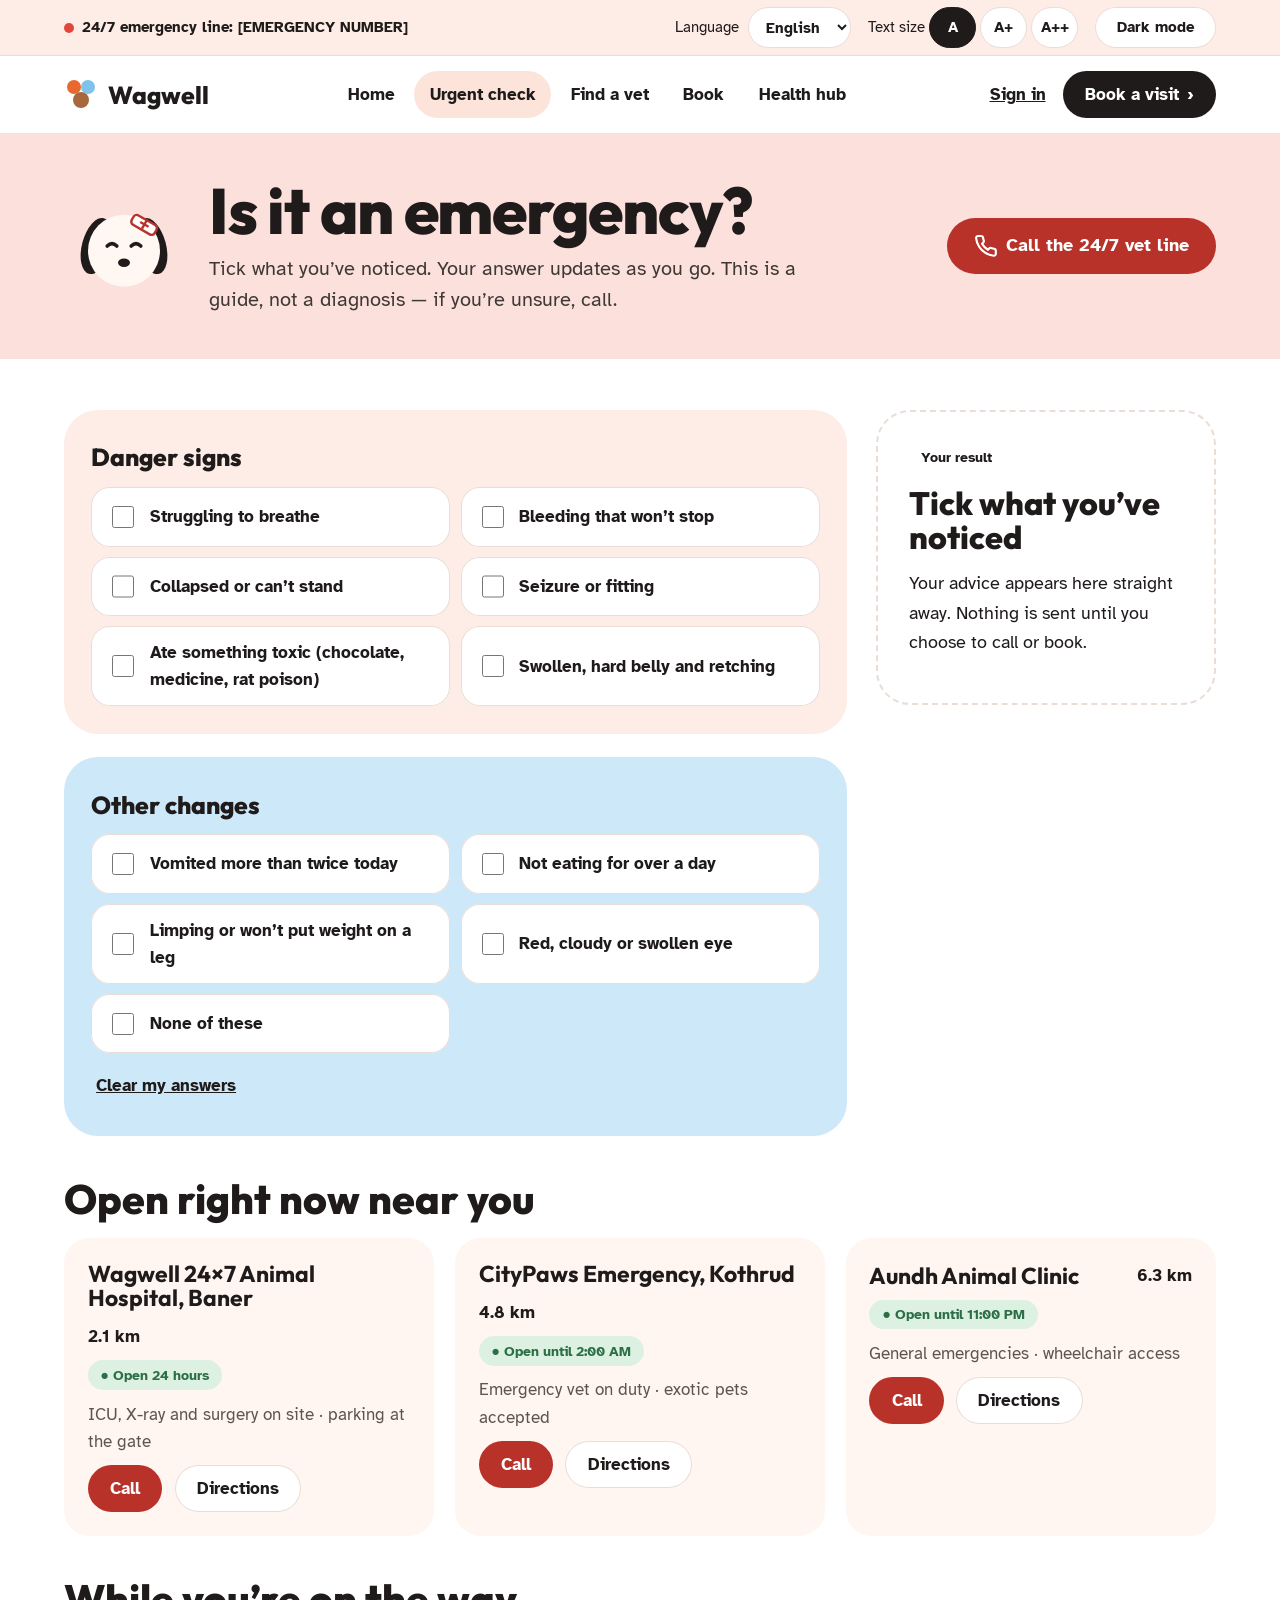
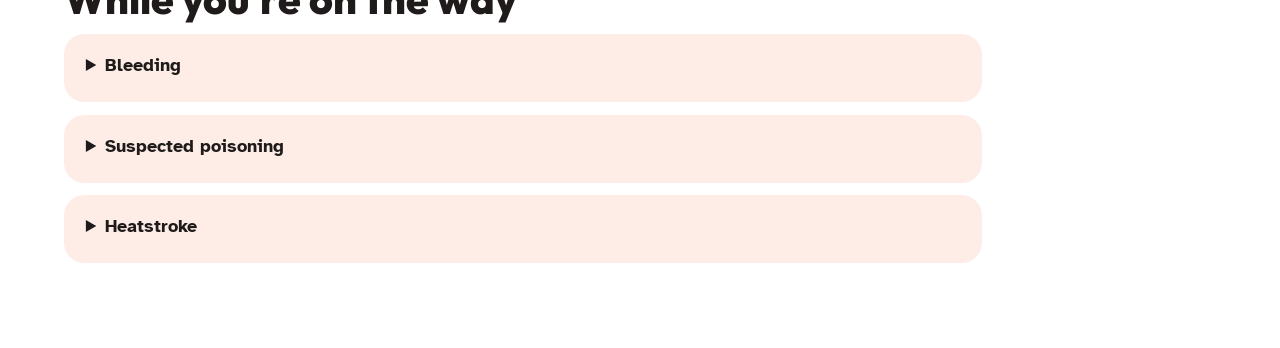
<file: urgent.html>
<!doctype html>
<html lang="en">
<head>
  <meta charset="utf-8">
  <meta name="viewport" content="width=device-width, initial-scale=1">
  <title>Urgent check — Wagwell</title>
  <link rel="stylesheet" href="styles.css">
  <script src="app.js" defer></script>
</head>
<body>
<a class="skip-link" href="#main">Skip to content</a>

<div class="utility"><div class="container">
  <a href="urgent.html"><span class="dot"></span><span><span data-i18n="emerg">24/7 emergency line</span>: [EMERGENCY NUMBER]</span></a>
  <div class="controls">
    <label class="row" style="gap:.5rem"><span data-i18n="lang">Language</span>
      <select class="pill-select js-lang"><option value="en">English</option><option value="hi">हिन्दी</option><option value="mr">मराठी</option></select></label>
    <div class="row" role="group" aria-label="Text size" style="gap:.25rem"><span data-i18n="size">Text size</span>
      <button type="button" class="size-btn js-size" data-size="1" aria-pressed="true">A</button><button type="button" class="size-btn js-size" data-size="2" aria-pressed="false">A+</button><button type="button" class="size-btn js-size" data-size="3" aria-pressed="false">A++</button></div>
    <button type="button" class="btn btn-light js-theme" aria-pressed="false" style="min-height:2.4rem">Dark mode</button>
  </div>
</div></div>

<header class="site-header"><div class="container">
  <a class="logo" href="index.html"><svg width="34" height="34" viewBox="0 0 34 34" aria-hidden="true"><circle cx="10" cy="10" r="7" fill="#E8692F"/><circle cx="24" cy="10" r="7" fill="#7FC3EA"/><circle cx="17" cy="23" r="8" fill="#A8673C"/></svg>Wagwell</a>
  <nav class="main-nav" aria-label="Main">
    <a href="index.html" data-i18n="home">Home</a>
    <a href="urgent.html" aria-current="page" data-i18n="urgent">Urgent check</a>
    <a href="vets.html" data-i18n="vets">Find a vet</a>
    <a href="booking.html" data-i18n="book">Book</a>
    <a href="health.html" data-i18n="health">Health hub</a>
  </nav>
  <div class="row"><a href="login.html" style="font-weight:700;color:var(--ink);padding:.6rem .25rem" data-i18n="signin">Sign in</a><a class="btn btn-dark" href="booking.html"><span data-i18n="bookBtn">Book a visit</span> ›</a></div>
</div></header>

<section class="band band-danger">
  <div class="container row between" style="gap:1.5rem">
    <div class="row" style="gap:1.5rem;flex:1 1 34rem;flex-wrap:nowrap">
      <svg width="120" height="120" viewBox="0 0 100 100" aria-hidden="true" style="flex-shrink:0"><ellipse cx="27" cy="50" rx="12" ry="24" fill="#1F1B1A" transform="rotate(15 27 50)"/><ellipse cx="73" cy="50" rx="12" ry="24" fill="#1F1B1A" transform="rotate(-15 73 50)"/><circle cx="50" cy="54" r="30" fill="#FFF8F2"/><path d="M36 50 q4 -4 8 0 M56 50 q4 -4 8 0" stroke="#1F1B1A" stroke-width="3" stroke-linecap="round" fill="none"/><ellipse cx="50" cy="64" rx="5" ry="3.5" fill="#1F1B1A"/><g transform="rotate(30 67 32)"><rect x="56" y="28" width="22" height="9" rx="3" fill="#fff" stroke="#B8322A" stroke-width="2"/><path d="M63 32 h8 M67 28 v8" stroke="#B8322A" stroke-width="2"/></g></svg>
      <div class="stack" style="gap:.5rem"><h1 id="main-title">Is it an emergency?</h1>
        <p class="lead">Tick what you’ve noticed. Your answer updates as you go. This is a guide, not a diagnosis — if you’re unsure, call.</p></div>
    </div>
    <a class="btn btn-danger btn-lg" href="tel:[EMERGENCY-NUMBER]"><svg class="icon" viewBox="0 0 24 24"><path d="M22 16.92v3a2 2 0 0 1-2.18 2 19.79 19.79 0 0 1-8.63-3.07 19.5 19.5 0 0 1-6-6 19.79 19.79 0 0 1-3.07-8.67A2 2 0 0 1 4.11 2h3a2 2 0 0 1 2 1.72c.13.96.36 1.9.7 2.81a2 2 0 0 1-.45 2.11L8.09 9.91a16 16 0 0 0 6 6l1.27-1.27a2 2 0 0 1 2.11-.45c.91.34 1.85.57 2.81.7A2 2 0 0 1 22 16.92z"/></svg>Call the 24/7 vet line</a>
  </div>
</section>

<main id="main" class="container stack" style="padding-top:3rem;padding-bottom:5rem;gap:2.5rem">
  <div class="split">
    <div class="main-col" style="gap:1.4rem">
      <fieldset class="symptoms red" style="background:var(--peach)">
        <legend>Danger signs</legend>
        <div class="grid">
          <label class="symptom"><input type="checkbox" data-level="red"> Struggling to breathe</label>
          <label class="symptom"><input type="checkbox" data-level="red"> Bleeding that won’t stop</label>
          <label class="symptom"><input type="checkbox" data-level="red"> Collapsed or can’t stand</label>
          <label class="symptom"><input type="checkbox" data-level="red"> Seizure or fitting</label>
          <label class="symptom"><input type="checkbox" data-level="red"> Ate something toxic (chocolate, medicine, rat poison)</label>
          <label class="symptom"><input type="checkbox" data-level="red"> Swollen, hard belly and retching</label>
        </div>
      </fieldset>
      <fieldset class="symptoms" style="background:var(--sky)">
        <legend>Other changes</legend>
        <div class="grid">
          <label class="symptom"><input type="checkbox" data-level="amber"> Vomited more than twice today</label>
          <label class="symptom"><input type="checkbox" data-level="amber"> Not eating for over a day</label>
          <label class="symptom"><input type="checkbox" data-level="amber"> Limping or won’t put weight on a leg</label>
          <label class="symptom"><input type="checkbox" data-level="amber"> Red, cloudy or swollen eye</label>
          <label class="symptom"><input type="checkbox" id="none"> None of these</label>
        </div>
        <button type="button" class="link-btn" id="clear" style="color:var(--ink);margin-top:.5rem">Clear my answers</button>
      </fieldset>
    </div>

    <section class="result" id="result" data-level="empty" aria-live="polite" aria-label="Your result">
      <span class="tag" id="r-tag">Your result</span>
      <h2 id="r-title" style="font-size:1.9rem">Tick what you’ve noticed</h2>
      <p id="r-text" style="font-size:1.08rem">Your advice appears here straight away. Nothing is sent until you choose to call or book.</p>
      <div class="stack" id="r-actions" style="gap:.6rem"></div>
    </section>
  </div>

  <section class="stack" aria-labelledby="open-title">
    <h2 id="open-title">Open right now near you</h2>
    <div class="grid">
      <article class="card stack" style="gap:.6rem"><div class="row between"><h3>Wagwell 24×7 Animal Hospital, Baner</h3><strong>2.1 km</strong></div><span class="open-badge">● Open 24 hours</span><span class="muted">ICU, X-ray and surgery on site · parking at the gate</span><div class="row"><a class="btn btn-danger" href="tel:[CLINIC-NUMBER]">Call</a><a class="btn btn-light" href="#">Directions</a></div></article>
      <article class="card stack" style="gap:.6rem"><div class="row between"><h3>CityPaws Emergency, Kothrud</h3><strong>4.8 km</strong></div><span class="open-badge">● Open until 2:00 AM</span><span class="muted">Emergency vet on duty · exotic pets accepted</span><div class="row"><a class="btn btn-danger" href="tel:[CLINIC-NUMBER]">Call</a><a class="btn btn-light" href="#">Directions</a></div></article>
      <article class="card stack" style="gap:.6rem"><div class="row between"><h3>Aundh Animal Clinic</h3><strong>6.3 km</strong></div><span class="open-badge">● Open until 11:00 PM</span><span class="muted">General emergencies · wheelchair access</span><div class="row"><a class="btn btn-danger" href="tel:[CLINIC-NUMBER]">Call</a><a class="btn btn-light" href="#">Directions</a></div></article>
    </div>
  </section>

  <section class="stack" aria-labelledby="aid-title" style="max-width:54rem;gap:.75rem">
    <h2 id="aid-title">While you’re on the way</h2>
    <details><summary>Bleeding</summary><p>Press a clean cloth firmly on the wound and keep the pressure on. Don’t keep lifting it to check.</p></details>
    <details><summary>Suspected poisoning</summary><p>Don’t make your pet vomit unless a vet tells you to. Bring the packet or a photo of what they ate.</p></details>
    <details><summary>Heatstroke</summary><p>Move them to shade and wet their coat with cool — not ice-cold — water. Keep the car air-conditioned.</p></details>
  </section>
</main>

<script>
  const boxes = [...document.querySelectorAll('.symptom input')];
  const none = document.getElementById('none');
  const RESULTS = {
    empty: ['Your result', 'Tick what you’ve noticed', 'Your advice appears here straight away. Nothing is sent until you choose to call or book.', ''],
    red: ['Emergency', 'Go to an emergency clinic now', 'Don’t wait for an appointment. Call ahead on the way so the team is ready for you.',
      '<a class="btn btn-light btn-lg" href="tel:[CLINIC-NUMBER]" style="color:#8E1C15">Call nearest open clinic</a>'],
    amber: ['Soon', 'See a vet within 24 hours', 'Not an emergency right now, but it shouldn’t wait for a routine slot. If things get worse, call.',
      '<a class="btn btn-dark btn-lg" href="booking.html" style="background:#1F1B1A;color:#fff">Book today’s first slot · 5:30 PM</a><a class="btn btn-light btn-lg" href="booking.html" style="color:#1F1B1A;background:#fff">Video call a vet now · wait [X] min</a>'],
    green: ['Not urgent', 'Probably fine to book as usual', 'Keep an eye on them. A routine visit or a quick video call can settle any doubts.',
      '<a class="btn btn-dark btn-lg" href="booking.html">Book a routine visit</a>']
  };
  function update() {
    let level = 'empty';
    if (boxes.some(b => b.checked && b.dataset.level === 'red')) level = 'red';
    else if (boxes.some(b => b.checked && b.dataset.level === 'amber')) level = 'amber';
    else if (none.checked) level = 'green';
    const [tag, title, text, actions] = RESULTS[level];
    const r = document.getElementById('result');
    r.dataset.level = level;
    document.getElementById('r-tag').textContent = tag;
    document.getElementById('r-title').textContent = title;
    document.getElementById('r-text').textContent = text;
    document.getElementById('r-actions').innerHTML = actions;
  }
  boxes.forEach(b => b.addEventListener('change', () => {
    if (b === none && none.checked) boxes.forEach(x => { if (x !== none) x.checked = false; });   // "None" clears the others
    if (b !== none && b.checked) none.checked = false;                                         // any symptom clears "None"
    update();
  }));
  document.getElementById('clear').addEventListener('click', () => { boxes.forEach(b => b.checked = false); update(); });
</script>
</body>
</html>
</file>
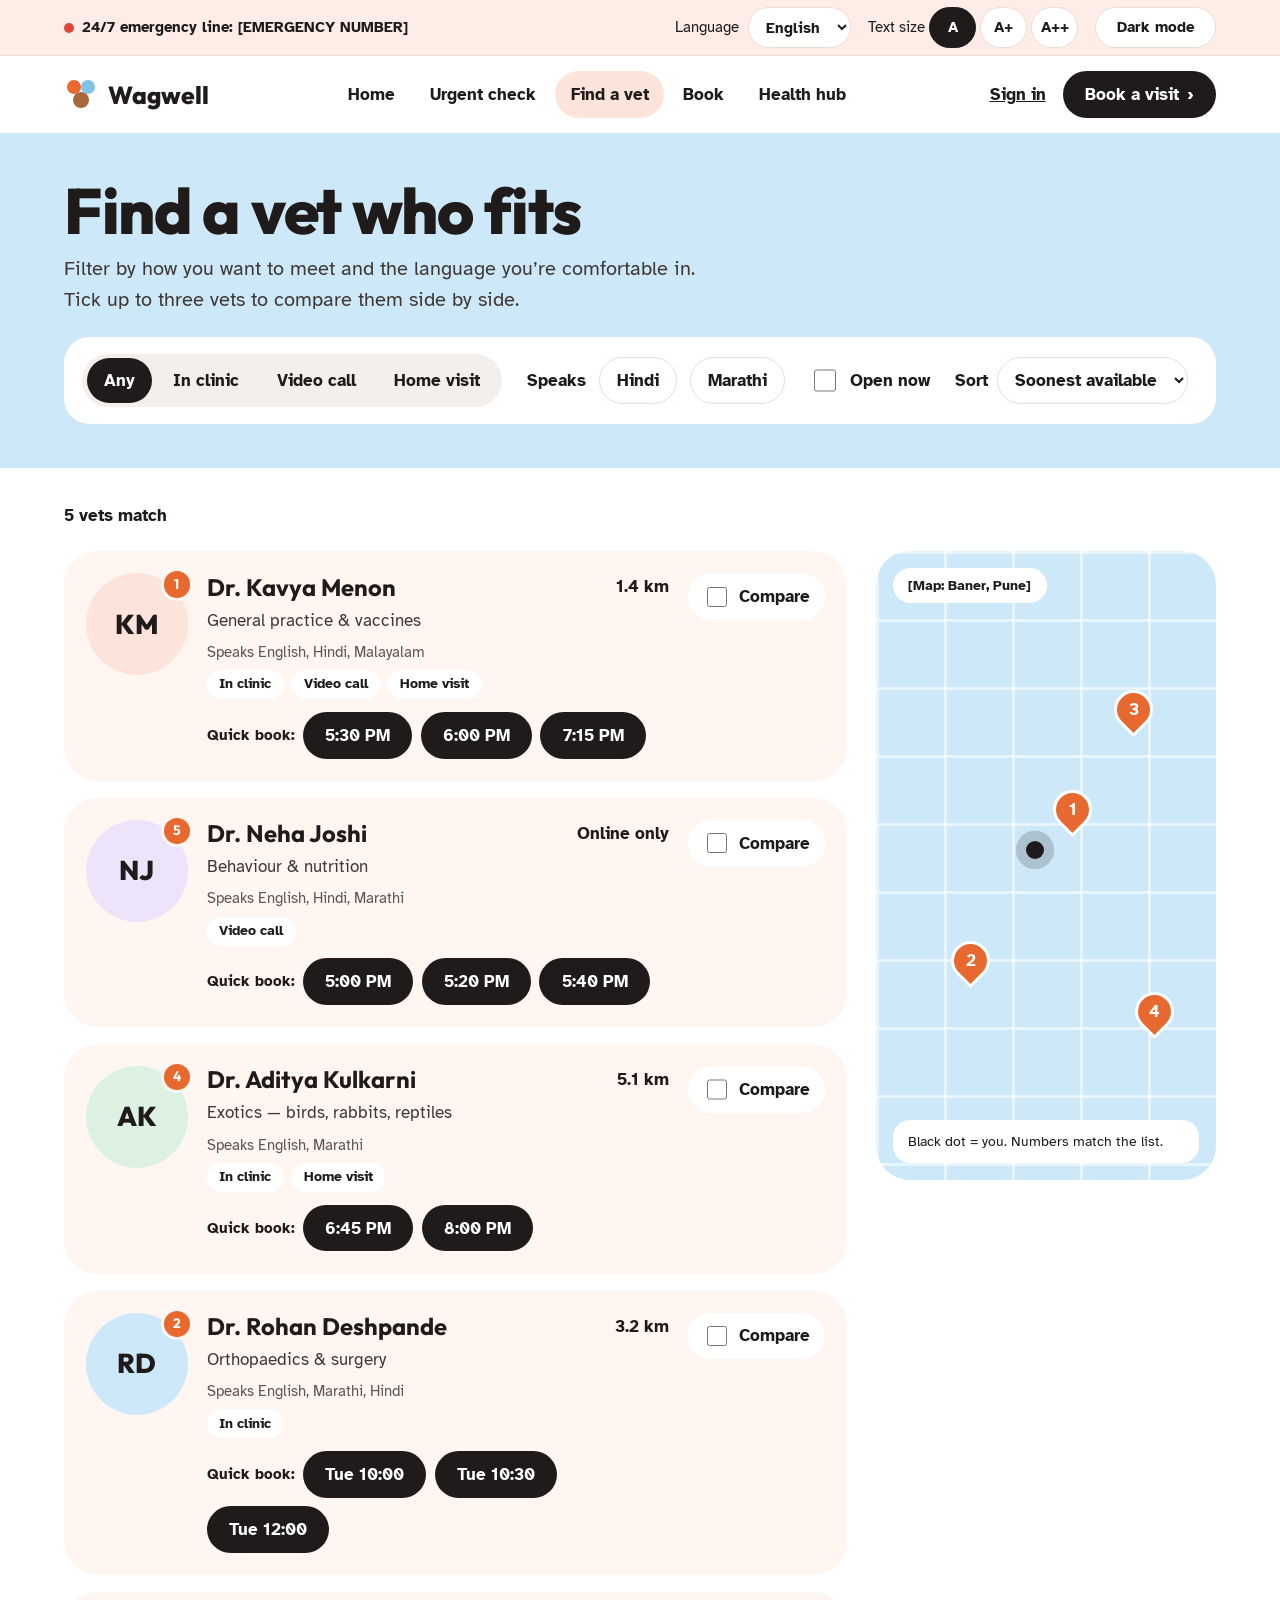
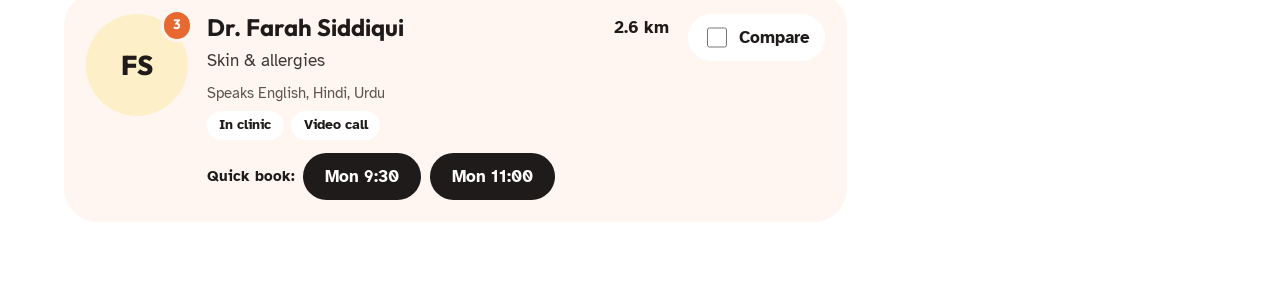
<file: vets.html>
<!doctype html>
<html lang="en">
<head>
  <meta charset="utf-8">
  <meta name="viewport" content="width=device-width, initial-scale=1">
  <title>Find a vet — Wagwell</title>
  <link rel="stylesheet" href="styles.css">
  <script src="app.js" defer></script>
</head>
<body>
<a class="skip-link" href="#main">Skip to content</a>

<div class="utility"><div class="container">
  <a href="urgent.html"><span class="dot"></span><span><span data-i18n="emerg">24/7 emergency line</span>: [EMERGENCY NUMBER]</span></a>
  <div class="controls">
    <label class="row" style="gap:.5rem"><span data-i18n="lang">Language</span>
      <select class="pill-select js-lang"><option value="en">English</option><option value="hi">हिन्दी</option><option value="mr">मराठी</option></select></label>
    <div class="row" role="group" aria-label="Text size" style="gap:.25rem"><span data-i18n="size">Text size</span>
      <button type="button" class="size-btn js-size" data-size="1" aria-pressed="true">A</button><button type="button" class="size-btn js-size" data-size="2" aria-pressed="false">A+</button><button type="button" class="size-btn js-size" data-size="3" aria-pressed="false">A++</button></div>
    <button type="button" class="btn btn-light js-theme" aria-pressed="false" style="min-height:2.4rem">Dark mode</button>
  </div>
</div></div>

<header class="site-header"><div class="container">
  <a class="logo" href="index.html"><svg width="34" height="34" viewBox="0 0 34 34" aria-hidden="true"><circle cx="10" cy="10" r="7" fill="#E8692F"/><circle cx="24" cy="10" r="7" fill="#7FC3EA"/><circle cx="17" cy="23" r="8" fill="#A8673C"/></svg>Wagwell</a>
  <nav class="main-nav" aria-label="Main">
    <a href="index.html" data-i18n="home">Home</a>
    <a href="urgent.html" data-i18n="urgent">Urgent check</a>
    <a href="vets.html" aria-current="page" data-i18n="vets">Find a vet</a>
    <a href="booking.html" data-i18n="book">Book</a>
    <a href="health.html" data-i18n="health">Health hub</a>
  </nav>
  <div class="row"><a href="login.html" style="font-weight:700;color:var(--ink);padding:.6rem .25rem" data-i18n="signin">Sign in</a><a class="btn btn-dark" href="booking.html"><span data-i18n="bookBtn">Book a visit</span> ›</a></div>
</div></header>

<section class="band band-sky">
  <div class="container stack" style="gap:1.3rem">
    <div class="stack" style="gap:.5rem"><h1>Find a vet who fits</h1>
      <p class="lead">Filter by how you want to meet and the language you’re comfortable in. Tick up to three vets to compare them side by side.</p></div>
    <div class="filters">
      <div class="seg" role="radiogroup" aria-label="Visit type" id="modes">
        <button type="button" role="radio" aria-checked="true" data-mode="any">Any</button>
        <button type="button" role="radio" aria-checked="false" data-mode="clinic">In clinic</button>
        <button type="button" role="radio" aria-checked="false" data-mode="video">Video call</button>
        <button type="button" role="radio" aria-checked="false" data-mode="home">Home visit</button>
      </div>
      <div class="row" role="group" aria-label="Vet speaks"><strong>Speaks</strong>
        <button type="button" class="chip js-speak" aria-pressed="false" data-lang="Hindi">Hindi</button>
        <button type="button" class="chip js-speak" aria-pressed="false" data-lang="Marathi">Marathi</button></div>
      <label class="check"><input type="checkbox" id="open-now"> Open now</label>
      <label class="row" style="gap:.5rem;font-weight:700">Sort
        <select class="pill-select" id="sort" style="min-height:2.75rem"><option value="soon">Soonest available</option><option value="near">Nearest first</option></select></label>
    </div>
  </div>
</section>

<main id="main" class="container stack" style="padding-top:2rem;padding-bottom:5rem;gap:1.3rem">
  <p role="status" id="count" style="font-weight:700"></p>
  <section class="panel panel-peach stack" id="compare" aria-labelledby="cmp-title" hidden>
    <div class="row between"><h2 id="cmp-title" style="font-size:1.7rem">Side by side</h2><button type="button" class="btn btn-light" id="clear-compare">Clear comparison</button></div>
    <div class="table-wrap"><table id="cmp-table"></table></div>
  </section>
  <p class="alert" role="alert" id="limit" hidden>You can compare up to 3 vets. Untick one to add another.</p>

  <div class="split">
    <section class="main-col" aria-label="Results">
      <div id="results" class="stack"></div>
      <div class="empty" id="empty" hidden>
        <strong style="font-size:1.2rem">No vets match all of these</strong>
        <span class="muted">Video calls run until 10 PM — or remove a language filter.</span>
        <button type="button" class="btn btn-dark" id="reset">Reset filters</button>
      </div>
    </section>
    <aside class="side-col" aria-label="Map of vets near Baner, Pune">
      <div class="map" id="map"><span class="label">[Map: Baner, Pune]</span><span class="me" aria-hidden="true"></span><span class="legend">Black dot = you. Numbers match the list.</span></div>
    </aside>
  </div>
</main>

<script>
  const VETS = [
    { id: 1, ini: 'KM', tint: '#FCE4DA', name: 'Dr. Kavya Menon', role: 'General practice & vaccines', langs: ['English', 'Hindi', 'Malayalam'], modes: ['clinic', 'video', 'home'], km: 1.4, open: true, rank: 1, next: 'Today 5:30 PM', slots: ['5:30 PM', '6:00 PM', '7:15 PM'], x: 52, y: 38 },
    { id: 2, ini: 'RD', tint: '#CDE8F8', name: 'Dr. Rohan Deshpande', role: 'Orthopaedics & surgery', langs: ['English', 'Marathi', 'Hindi'], modes: ['clinic'], km: 3.2, open: true, rank: 4, next: 'Tomorrow 10:00 AM', slots: ['Tue 10:00', 'Tue 10:30', 'Tue 12:00'], x: 22, y: 62 },
    { id: 3, ini: 'FS', tint: '#FDF0C9', name: 'Dr. Farah Siddiqui', role: 'Skin & allergies', langs: ['English', 'Hindi', 'Urdu'], modes: ['clinic', 'video'], km: 2.6, open: false, rank: 5, next: 'Mon 9:30 AM', slots: ['Mon 9:30', 'Mon 11:00'], x: 70, y: 22 },
    { id: 4, ini: 'AK', tint: '#DDF1E3', name: 'Dr. Aditya Kulkarni', role: 'Exotics — birds, rabbits, reptiles', langs: ['English', 'Marathi'], modes: ['clinic', 'home'], km: 5.1, open: true, rank: 3, next: 'Today 6:45 PM', slots: ['6:45 PM', '8:00 PM'], x: 76, y: 70 },
    { id: 5, ini: 'NJ', tint: '#EDE3FA', name: 'Dr. Neha Joshi', role: 'Behaviour & nutrition', langs: ['English', 'Hindi', 'Marathi'], modes: ['video'], km: null, open: true, rank: 2, next: 'Today 5:00 PM', slots: ['5:00 PM', '5:20 PM', '5:40 PM'], x: null, y: null }
  ];
  const MODE = { clinic: 'In clinic', video: 'Video call', home: 'Home visit' };
  const state = { mode: 'any', speaks: new Set(), open: false, sort: 'soon', cmp: [] };
  const $ = s => document.querySelector(s);
  const dist = v => v.km == null ? 'Online only' : v.km + ' km';

  function render() {
    let list = VETS.filter(v => (state.mode === 'any' || v.modes.includes(state.mode)) && (!state.open || v.open) && [...state.speaks].every(l => v.langs.includes(l)));
    list.sort((a, b) => state.sort === 'near' ? (a.km ?? 999) - (b.km ?? 999) : a.rank - b.rank);

    $('#results').innerHTML = list.map(v => `
      <article class="vet">
        <div class="photo" role="img" aria-label="Photo of ${v.name}" style="background:${v.tint}">${v.ini}<span class="pin" aria-label="Map pin ${v.id}">${v.id}</span></div>
        <div class="info">
          <div class="row between"><h2>${v.name}</h2><strong>${dist(v)}</strong></div>
          <span style="color:var(--ink2)">${v.role}</span>
          <span class="muted" style="font-size:.9rem">Speaks ${v.langs.join(', ')}</span>
          <div class="row" style="gap:.4rem">${v.modes.map(m => `<span class="pill">${MODE[m]}</span>`).join('')}</div>
          <div class="row" style="gap:.5rem;margin-top:.4rem"><strong style="font-size:.9rem">Quick book:</strong>
            ${v.slots.map(s => `<a class="btn btn-dark" href="booking.html" aria-label="Book ${v.name} at ${s}">${s}</a>`).join('')}</div>
        </div>
        <label class="compare-toggle"><input type="checkbox" data-cmp="${v.id}" ${state.cmp.includes(v.id) ? 'checked' : ''}> Compare</label>
      </article>`).join('');
    $('#empty').hidden = list.length > 0;
    $('#count').textContent = `${list.length} ${list.length === 1 ? 'vet matches' : 'vets match'}${state.cmp.length ? ` · ${state.cmp.length} ticked to compare` : ''}`;

    // Map pins for the visible vets
    document.querySelectorAll('.marker').forEach(m => m.remove());
    list.filter(v => v.x != null).forEach(v => {
      const m = document.createElement('span');
      m.className = 'marker'; m.setAttribute('aria-hidden', 'true');
      m.style.left = v.x + '%'; m.style.top = v.y + '%';
      m.innerHTML = `<span>${v.id}</span>`;
      $('#map').appendChild(m);
    });

    // Comparison table
    const chosen = VETS.filter(v => state.cmp.includes(v.id));
    $('#compare').hidden = chosen.length < 2;
    if (chosen.length >= 2) {
      const row = (label, fn) => `<tr><th scope="row" class="muted">${label}</th>${chosen.map(v => `<td>${fn(v)}</td>`).join('')}</tr>`;
      $('#cmp-table').innerHTML = `<thead><tr><th scope="col"><span class="sr-only">Detail</span></th>${chosen.map(v => `<th scope="col">${v.name}</th>`).join('')}</tr></thead><tbody>
        ${row('Focus', v => v.role)}${row('Next slot', v => `<strong>${v.next}</strong>`)}${row('Distance', dist)}
        ${row('Visit types', v => v.modes.map(m => MODE[m]).join(', '))}${row('Speaks', v => v.langs.join(', '))}${row('Fee', () => '[PRICE]')}</tbody>`;
    }
  }

  $('#modes').addEventListener('click', e => {
    const b = e.target.closest('[data-mode]'); if (!b) return;
    state.mode = b.dataset.mode;
    document.querySelectorAll('[data-mode]').forEach(x => x.setAttribute('aria-checked', x === b));
    render();
  });
  document.querySelectorAll('.js-speak').forEach(b => b.addEventListener('click', () => {
    const l = b.dataset.lang;
    state.speaks.has(l) ? state.speaks.delete(l) : state.speaks.add(l);
    b.setAttribute('aria-pressed', state.speaks.has(l)); render();
  }));
  $('#open-now').addEventListener('change', e => { state.open = e.target.checked; render(); });
  $('#sort').addEventListener('change', e => { state.sort = e.target.value; render(); });
  $('#results').addEventListener('change', e => {
    const id = +e.target.dataset.cmp; if (!id) return;
    if (e.target.checked) {
      if (state.cmp.length >= 3) { e.target.checked = false; $('#limit').hidden = false; return; }   // error prevention: cap at 3
      state.cmp.push(id);
    } else state.cmp = state.cmp.filter(x => x !== id);
    $('#limit').hidden = true; render();
  });
  $('#clear-compare').addEventListener('click', () => { state.cmp = []; $('#limit').hidden = true; render(); });
  $('#reset').addEventListener('click', () => {
    state.mode = 'any'; state.speaks.clear(); state.open = false; $('#open-now').checked = false;
    document.querySelectorAll('[data-mode]').forEach(x => x.setAttribute('aria-checked', x.dataset.mode === 'any'));
    document.querySelectorAll('.js-speak').forEach(x => x.setAttribute('aria-pressed', 'false'));
    render();
  });
  render();
</script>
</body>
</html>
</file>
<file: styles.css>
/* =========================================================
   Wagwell — pet care & vet booking (responsive web)
   Theme: soft pastel, illustrated, rounded, black pill CTAs
   HCI notes
   - Tokens in :root = one source of truth (consistency)
   - [data-theme="dark"] = dark mode; html font-size = text-size control
   - All sizes in rem so the A / A+ / A++ control scales everything
   - Targets ≥ 44px (Fitts's law, WCAG 2.5.5); text ≥ 4.5:1 contrast
   ========================================================= */
@import url("https://fonts.googleapis.com/css2?family=Outfit:wght@600;700;800&family=Atkinson+Hyperlegible:wght@400;700&family=Noto+Sans+Devanagari:wght@400;700&display=swap");

:root {
  --bg: #FFFFFF; --surface: #FFFFFF;
  --blush: #FCE4DA; --peach: #FDEDE6; --sky: #CDE8F8; --butter: #FDF0C9; --mint: #DDF1E3; --lilac: #EDE3FA;
  --ink: #1F1B1A; --ink2: #3F3835; --muted: #5E5550; --soft: #F5EFEC; --line: #E9DDD6; --chip: #FFF6F1;
  --primary: #1F1B1A; --on-primary: #FFFFFF; --link: #A9461A;
  --danger: #B8322A; --on-danger: #FFFFFF; --danger-soft: #FBE0DC;
  --ok: #2C6E45; --ok-soft: #DDF1E3;
  --orange: #E8692F; --brown: #A8673C; --bone: #F2B544;
  --r-lg: 2rem; --r-md: 1.5rem; --r-sm: 1.1rem; --pill: 999px;
  --display: "Outfit", "Noto Sans Devanagari", sans-serif;
  --body: "Atkinson Hyperlegible", "Noto Sans Devanagari", sans-serif;
}
[data-theme="dark"] {
  --bg: #191514; --surface: #241F1D; --blush: #3B2924; --peach: #2E2421; --sky: #1E3341;
  --ink: #F8F1ED; --ink2: #E2D6CF; --muted: #C8B9B1; --soft: #2E2826; --line: #4A3F3A; --chip: #2E2421;
  --primary: #F8F1ED; --on-primary: #191514; --link: #FFB08A;
  --danger: #FF8F84; --on-danger: #191514; --danger-soft: #43211E; --ok: #86D9A4; --ok-soft: #1C3527;
}
html { font-size: 106.25%; }               /* 17px base; app.js changes this */
html[data-size="2"] { font-size: 119.5%; }
html[data-size="3"] { font-size: 132.8%; }
*, *::before, *::after { box-sizing: border-box; }
[hidden] { display: none !important; }
body { margin: 0; font-family: var(--body); line-height: 1.6; color: var(--ink); background: var(--bg); }
h1, h2, h3 { font-family: var(--display); font-weight: 800; line-height: 1.05; margin: 0; }
h1 { font-size: clamp(2.4rem, 5vw, 4rem); letter-spacing: -0.02em; }
h2 { font-size: clamp(1.8rem, 3.2vw, 2.7rem); }
h3 { font-size: 1.35rem; font-weight: 700; }
p { margin: 0; }
a { color: var(--link); }
a:hover { color: var(--ink); }
:focus-visible { outline: 3px solid var(--orange); outline-offset: 3px; }
img, svg { max-width: 100%; }
.sr-only { position: absolute; width: 1px; height: 1px; overflow: hidden; clip: rect(0 0 0 0); white-space: nowrap; }
.skip-link { position: absolute; left: 1rem; top: -4rem; z-index: 20; background: var(--primary); color: var(--on-primary); padding: .6rem 1rem; border-radius: var(--pill); }
.skip-link:focus { top: .75rem; }
.container { max-width: 1200px; margin: 0 auto; padding: 0 1.4rem; }
.stack { display: flex; flex-direction: column; gap: 1rem; }
.row { display: flex; flex-wrap: wrap; gap: .75rem; align-items: center; }
.between { justify-content: space-between; }
.muted { color: var(--muted); }
.lead { font-size: 1.15rem; color: var(--ink2); max-width: 38rem; }
.section { padding: 4.5rem 0; }
.grid { display: grid; gap: 1.2rem; grid-template-columns: repeat(auto-fit, minmax(17rem, 1fr)); }
.icon { width: 1.4rem; height: 1.4rem; fill: none; stroke: currentColor; stroke-width: 2.2; stroke-linecap: round; stroke-linejoin: round; flex-shrink: 0; }

/* ---------- buttons & controls ---------- */
.btn { display: inline-flex; align-items: center; justify-content: center; gap: .5rem; min-height: 2.75rem; padding: 0 1.3rem; border-radius: var(--pill); border: 0; font: inherit; font-weight: 700; text-decoration: none; cursor: pointer; transition: transform .12s, background .15s; }
.btn:active { transform: scale(.98); }
.btn-lg { min-height: 3.3rem; padding: 0 1.6rem; font-size: 1.08rem; }
.btn-dark { background: var(--primary); color: var(--on-primary); }
.btn-dark:hover { color: var(--on-primary); opacity: .9; }
.btn-light { background: var(--surface); color: var(--ink); box-shadow: inset 0 0 0 1px var(--line); }
.btn-sky { background: var(--sky); color: var(--ink); }
.btn-peach { background: var(--peach); color: var(--ink); }
.btn-danger { background: var(--danger); color: var(--on-danger); }
.btn-danger:hover { color: var(--on-danger); }
.btn:disabled { background: var(--soft); color: var(--muted); cursor: not-allowed; }
.link-btn { background: none; border: 0; padding: 0 .3rem; min-height: 2.75rem; font: inherit; font-weight: 700; color: var(--link); text-decoration: underline; cursor: pointer; }
.pill { display: inline-flex; align-items: center; gap: .35rem; padding: .2rem .75rem; border-radius: var(--pill); font-size: .82rem; font-weight: 700; background: var(--surface); }
.seg { display: inline-flex; flex-wrap: wrap; gap: .25rem; padding: .25rem; border-radius: var(--pill); background: var(--soft); }
.seg button { min-height: 2.6rem; padding: 0 1rem; border: 0; border-radius: var(--pill); background: transparent; color: var(--ink); font: inherit; font-weight: 700; cursor: pointer; }
.seg button[aria-checked="true"], .seg button[aria-pressed="true"] { background: var(--primary); color: var(--on-primary); }
.chip { min-height: 2.75rem; padding: 0 1rem; border-radius: var(--pill); border: 1px solid var(--line); background: var(--surface); color: var(--ink); font: inherit; font-weight: 700; cursor: pointer; }
.chip[aria-pressed="true"] { background: var(--primary); color: var(--on-primary); border-color: var(--primary); }
.check { display: flex; align-items: center; gap: .6rem; min-height: 2.75rem; font-weight: 700; cursor: pointer; }
.check input { width: 1.3rem; height: 1.3rem; accent-color: var(--ink); }
.field { display: flex; flex-direction: column; gap: .35rem; }
.field label { font-weight: 700; }
.input { min-height: 3.2rem; width: 100%; border: 0; border-radius: var(--pill); padding: 0 1.1rem; font: inherit; font-size: 1.1rem; background: var(--chip); color: var(--ink); box-shadow: inset 0 0 0 1px var(--line); }
.input[aria-invalid="true"] { box-shadow: inset 0 0 0 2px var(--danger); }
.input.is-valid { box-shadow: inset 0 0 0 2px var(--ok); }
.msg { font-size: .9rem; font-weight: 700; color: var(--muted); }
.msg.error { color: var(--danger); }
.msg.ok { color: var(--ok); }
select.pill-select { min-height: 2.4rem; border: 1px solid var(--line); border-radius: var(--pill); padding: 0 .8rem; font: inherit; font-weight: 700; background: var(--surface); color: var(--ink); }

/* ---------- top utility bar + header ---------- */
.utility { background: var(--peach); border-bottom: 1px solid var(--line); font-size: .88rem; }
.utility .container { display: flex; flex-wrap: wrap; justify-content: space-between; align-items: center; gap: .25rem 1.2rem; padding-top: .25rem; padding-bottom: .25rem; }
.utility a { color: var(--ink); font-weight: 700; text-decoration: none; display: flex; align-items: center; gap: .5rem; min-height: 2.75rem; }
.utility .dot { width: .6rem; height: .6rem; border-radius: 50%; background: #E2463A; }
.utility .controls { display: flex; flex-wrap: wrap; align-items: center; gap: .25rem 1rem; }
.utility .size-btn { min-width: 2.75rem; min-height: 2.4rem; border-radius: var(--pill); border: 1px solid var(--line); background: var(--surface); color: var(--ink); font: inherit; font-weight: 700; cursor: pointer; }
.utility .size-btn[aria-pressed="true"] { background: var(--primary); color: var(--on-primary); border-color: var(--primary); }
.site-header { background: var(--surface); }
.site-header .container { display: flex; flex-wrap: wrap; justify-content: space-between; align-items: center; gap: .75rem 1.5rem; padding-top: .85rem; padding-bottom: .85rem; }
.logo { display: flex; align-items: center; gap: .6rem; text-decoration: none; color: var(--ink); font-family: var(--display); font-weight: 800; font-size: 1.45rem; }
.main-nav { display: flex; flex-wrap: wrap; gap: .25rem; }
.main-nav a { padding: .6rem .9rem; border-radius: var(--pill); text-decoration: none; color: var(--ink); font-weight: 700; }
.main-nav a:hover { background: var(--soft); }
.main-nav a[aria-current="page"] { background: var(--blush); }
.avatar { width: 2.75rem; height: 2.75rem; border-radius: 50%; background: var(--blush); color: var(--ink); display: inline-flex; align-items: center; justify-content: center; font-family: var(--display); font-weight: 800; text-decoration: none; }

/* ---------- page bands ---------- */
.band { padding: 2.6rem 0; }
.band-blush { background: var(--blush); }
.band-sky { background: var(--sky); }
.band-danger { background: var(--danger-soft); }
.panel { border-radius: var(--r-lg); padding: 1.9rem; }
.panel-blush { background: var(--blush); } .panel-peach { background: var(--peach); } .panel-sky { background: var(--sky); } .panel-chip { background: var(--chip); }
.card { background: var(--chip); border-radius: var(--r-md); padding: 1.4rem; }

/* ---------- home ---------- */
.hero .container { display: flex; flex-wrap: wrap; align-items: flex-end; gap: 1.5rem 2.5rem; padding-top: 3.3rem; }
.hero-copy { flex: 1 1 26rem; display: flex; flex-direction: column; gap: 1.1rem; padding-bottom: 3.3rem; }
.hero-art { flex: 1 1 24rem; max-width: 34rem; }
.hero-copy .pill { align-self: flex-start; padding: .35rem .9rem; }
.door { display: flex; flex-direction: column; gap: .9rem; padding: 2rem; min-height: 17rem; border-radius: var(--r-lg); text-decoration: none; color: var(--ink); transition: transform .15s; }
.door:hover { transform: translateY(-3px); color: var(--ink); }
.door .tile { width: 3.3rem; height: 3.3rem; border-radius: 1.1rem; background: var(--surface); display: flex; align-items: center; justify-content: center; }
.door .title { font-family: var(--display); font-weight: 800; font-size: 2rem; line-height: 1.1; }
.door .cta { margin-top: auto; align-self: flex-start; }
.way { background: var(--sky); border-radius: var(--r-lg); padding: 1.7rem; display: flex; flex-direction: column; align-items: center; text-align: center; gap: .6rem; }
.plan { list-style: none; margin: 0; padding: 0; display: grid; gap: .75rem; grid-template-columns: repeat(auto-fit, minmax(9rem, 1fr)); }
.plan li { background: var(--surface); border-radius: 1.4rem; padding: 1.1rem; display: flex; flex-direction: column; gap: .35rem; }
.plan li.next { background: var(--primary); color: var(--on-primary); }
.plan .mark { width: 1.9rem; height: 1.9rem; border-radius: 50%; display: inline-flex; align-items: center; justify-content: center; font-weight: 700; background: var(--soft); color: var(--muted); }
.plan .done .mark { background: var(--mint); color: #2C6E45; }
.plan .next .mark { background: var(--bone); color: #1F1B1A; }
.feature { display: flex; gap: 1rem; padding: 1.3rem; border-radius: var(--r-md); background: var(--chip); }
.feature .badge { width: 3.2rem; height: 3.2rem; flex-shrink: 0; border-radius: 1rem; display: flex; align-items: center; justify-content: center; font-family: var(--display); font-weight: 800; color: #1F1B1A; }
.table-wrap { overflow-x: auto; border-radius: var(--r-md); border: 1px solid var(--line); background: var(--surface); }
table { width: 100%; min-width: 38rem; border-collapse: collapse; text-align: left; }
th, td { padding: 1rem 1.3rem; }
thead tr { background: var(--blush); }
tbody tr { border-top: 1px solid var(--line); }
.site-footer { background: var(--blush); color: var(--ink2); font-size: .9rem; }
.site-footer .container { display: flex; flex-wrap: wrap; justify-content: space-between; gap: 1.2rem; padding-top: 2.2rem; padding-bottom: 2.2rem; }
.site-footer nav { display: flex; flex-wrap: wrap; gap: .25rem 1.4rem; }
.site-footer nav a { padding: .5rem 0; }

/* ---------- urgent ---------- */
.symptoms { border: 0; margin: 0; border-radius: var(--r-lg); padding: 1.6rem; }
.symptoms legend { float: left; width: 100%; padding: 0; margin-bottom: .6rem; font-family: var(--display); font-weight: 800; font-size: 1.45rem; }
.symptoms .grid { clear: both; gap: .6rem; grid-template-columns: repeat(auto-fit, minmax(14rem, 1fr)); }
.symptom { min-height: 3.5rem; display: flex; align-items: center; gap: .75rem; padding: .75rem 1rem; border-radius: 1.1rem; background: var(--surface); box-shadow: inset 0 0 0 1px var(--line); font-weight: 700; cursor: pointer; }
.symptom input { width: 1.3rem; height: 1.3rem; flex-shrink: 0; accent-color: var(--ink); }
.symptom:has(input:checked) { box-shadow: inset 0 0 0 3px var(--ink); }
.red .symptom:has(input:checked) { box-shadow: inset 0 0 0 3px var(--danger); }
.result { flex: 1 1 20rem; border-radius: var(--r-lg); padding: 1.8rem; display: flex; flex-direction: column; gap: .85rem; border: 2px dashed var(--line); }
.result[data-level="red"] { background: #B8322A; color: #FFFFFF; border-color: transparent; }
.result[data-level="amber"] { background: var(--butter); color: #1F1B1A; border-color: transparent; }
.result[data-level="green"] { background: var(--ok-soft); border-color: transparent; }
.result .tag { align-self: flex-start; padding: .2rem .75rem; border-radius: var(--pill); background: rgba(255,255,255,.7); color: #1F1B1A; font-size: .85rem; font-weight: 700; }
.result .btn { width: 100%; }
.open-badge { align-self: flex-start; padding: .2rem .75rem; border-radius: var(--pill); background: var(--ok-soft); color: var(--ok); font-size: .85rem; font-weight: 700; }
details { background: var(--peach); border-radius: 1.2rem; padding: 1rem 1.3rem; }
summary { font-weight: 700; font-size: 1.08rem; cursor: pointer; min-height: 2rem; }
details p { margin-top: .6rem; color: var(--ink2); }

/* ---------- vets ---------- */
.filters { background: var(--surface); border-radius: var(--r-md); padding: 1rem 1.1rem; display: flex; flex-wrap: wrap; align-items: center; gap: .9rem 1.5rem; }
.split { display: flex; flex-wrap: wrap; gap: 1.7rem; align-items: flex-start; }
.split > .main-col { flex: 999 1 36rem; min-width: 0; display: flex; flex-direction: column; gap: 1rem; }
.split > .side-col { flex: 1 1 20rem; min-width: 0; display: flex; flex-direction: column; gap: 1.1rem; }
.vet { background: var(--chip); border-radius: var(--r-lg); padding: 1.3rem; display: flex; flex-wrap: wrap; gap: 1.1rem; }
.vet .photo { position: relative; width: 6rem; height: 6rem; flex-shrink: 0; border-radius: 50%; display: flex; align-items: center; justify-content: center; font-family: var(--display); font-weight: 800; font-size: 1.6rem; color: #1F1B1A; }
.vet .pin { position: absolute; top: -.3rem; right: -.3rem; width: 1.9rem; height: 1.9rem; border-radius: 50%; background: var(--orange); color: #fff; border: 3px solid var(--chip); display: flex; align-items: center; justify-content: center; font-size: .8rem; font-weight: 700; }
.vet .info { flex: 1 1 17rem; display: flex; flex-direction: column; gap: .35rem; }
.vet h2 { font-size: 1.4rem; font-weight: 700; }
.compare-toggle { align-self: flex-start; display: flex; align-items: center; gap: .5rem; min-height: 2.75rem; padding: 0 .9rem; border-radius: var(--pill); background: var(--surface); font-weight: 700; cursor: pointer; }
.compare-toggle input { width: 1.2rem; height: 1.2rem; accent-color: var(--ink); }
.map { min-height: 37rem; border-radius: var(--r-lg); position: relative; overflow: hidden; background-color: var(--sky);
  background-image: linear-gradient(rgba(255,255,255,.55) 3px, transparent 3px), linear-gradient(90deg, rgba(255,255,255,.55) 3px, transparent 3px); background-size: 4rem 4rem; }
.map .label { position: absolute; left: 1rem; top: 1rem; background: var(--surface); border-radius: var(--pill); padding: .35rem .9rem; font-weight: 700; font-size: .85rem; }
.map .me { position: absolute; left: 44%; top: 46%; width: 1.1rem; height: 1.1rem; border-radius: 50%; background: #1F1B1A; box-shadow: 0 0 0 .6rem rgba(31,27,26,.18); }
.map .marker { position: absolute; width: 2.3rem; height: 2.3rem; border-radius: 50% 50% 50% 0; transform: rotate(-45deg); background: var(--orange); border: 3px solid #fff; display: flex; align-items: center; justify-content: center; color: #fff; font-weight: 700; }
.map .marker span { transform: rotate(45deg); }
.map .legend { position: absolute; left: 1rem; right: 1rem; bottom: 1rem; background: var(--surface); border-radius: 1rem; padding: .6rem .9rem; font-size: .85rem; }
.empty { border: 2px dashed var(--line); border-radius: var(--r-lg); padding: 2.2rem; text-align: center; display: flex; flex-direction: column; align-items: center; gap: .7rem; }
.alert { padding: .9rem 1.2rem; border-radius: 1.1rem; background: var(--danger-soft); font-weight: 700; }

/* ---------- booking ---------- */
.step-title { display: flex; align-items: center; gap: .75rem; font-family: var(--display); font-weight: 800; font-size: 1.2rem; }
.step-num { width: 2.2rem; height: 2.2rem; border-radius: 50%; background: var(--primary); color: var(--on-primary); display: inline-flex; align-items: center; justify-content: center; }
.sentence { font-family: var(--display); font-size: clamp(1.4rem, 2.6vw, 1.95rem); font-weight: 700; line-height: 2.2; }
.sentence select { font: inherit; font-size: .9em; color: var(--ink); background: var(--surface); border: 0; border-radius: var(--pill); padding: 0 1rem; min-height: 3.3rem; cursor: pointer; }
.fix-box { display: flex; flex-wrap: wrap; align-items: center; gap: .75rem; padding: 1rem 1.2rem; border-radius: 1.3rem; background: var(--surface); box-shadow: inset 0 0 0 3px var(--danger); }
.day-grid { display: grid; gap: .6rem; grid-template-columns: repeat(auto-fit, minmax(5.5rem, 1fr)); }
.day { min-height: 5.6rem; display: flex; flex-direction: column; align-items: center; justify-content: center; border-radius: 1.4rem; border: 0; background: var(--surface); color: var(--ink); font: inherit; cursor: pointer; }
.day b { font-family: var(--display); font-size: 1.7rem; line-height: 1.1; }
.day small { font-weight: 700; }
.day[aria-checked="true"], .slot[aria-checked="true"], .pay[aria-checked="true"] { background: var(--primary); color: var(--on-primary); }
.day:disabled, .pay:disabled { background: transparent; border: 2px dashed var(--muted); color: var(--muted); cursor: not-allowed; }
.slot-row { display: flex; flex-wrap: wrap; align-items: center; gap: .6rem; }
.slot-row > span { width: 6.5rem; font-weight: 700; }
.slot { min-height: 2.75rem; min-width: 6rem; padding: 0 1rem; border-radius: var(--pill); border: 0; background: var(--surface); color: var(--ink); font: inherit; font-weight: 700; cursor: pointer; }
.pay-grid { display: grid; gap: .75rem; grid-template-columns: repeat(auto-fit, minmax(12rem, 1fr)); }
.pay { min-height: 5.3rem; display: flex; flex-direction: column; align-items: flex-start; justify-content: center; padding: 1rem 1.2rem; border-radius: 1.4rem; border: 0; background: var(--surface); color: var(--ink); font: inherit; text-align: left; cursor: pointer; }
.pay strong { font-size: 1.08rem; }
.pay span { font-size: .85rem; }
.receipt { background: var(--surface); border-radius: var(--r-lg); box-shadow: 0 1.1rem 2.7rem rgba(120,70,40,.14); padding: 1.7rem; display: flex; flex-direction: column; gap: .85rem; }
.receipt dl { margin: 0; display: flex; flex-direction: column; gap: .45rem; }
.receipt dl div { display: flex; justify-content: space-between; gap: .75rem; }
.receipt dt { color: var(--muted); } .receipt dd { margin: 0; font-weight: 700; text-align: right; }
.receipt .rule { border-top: 2px dashed var(--line); padding-top: .75rem; display: flex; flex-direction: column; gap: .35rem; }
.receipt .total { font-family: var(--display); font-weight: 800; font-size: 1.35rem; }
.todo { list-style: none; margin: 0; padding: 0; }
.todo li { font-weight: 700; } .todo li.ok { color: var(--ok); }
.todo li::before { content: "○  "; } .todo li.ok::before { content: "✓  "; }
.ticket { display: flex; flex-wrap: wrap; text-align: left; background: var(--blush); border-radius: var(--r-lg); width: 100%; }
.ticket > div { padding: 1.8rem; }
.ticket .qr-side { flex: 0 1 14rem; border-left: 2px dashed rgba(31,27,26,.25); display: flex; flex-direction: column; align-items: center; justify-content: center; gap: .6rem; }
.qr { width: 8.5rem; height: 8.5rem; border-radius: 1rem; border: .5rem solid #fff; background-color: #fff; background-image: repeating-linear-gradient(90deg, #1F1B1A 0 9px, transparent 9px 18px), repeating-linear-gradient(0deg, #1F1B1A 0 9px, transparent 9px 18px); background-blend-mode: difference; }

/* ---------- health hub ---------- */
.pet-cards { display: grid; gap: .9rem; grid-template-columns: repeat(auto-fit, minmax(16rem, 1fr)); }
.pet-card { min-height: 6.5rem; display: flex; align-items: center; gap: 1rem; padding: .9rem 1.1rem; border-radius: 1.75rem; border: 0; background: var(--surface); color: var(--ink); font: inherit; text-align: left; cursor: pointer; }
.pet-card[aria-checked="true"] { background: var(--primary); color: var(--on-primary); }
.pet-card .face { width: 4.5rem; height: 4.5rem; flex-shrink: 0; border-radius: 50%; display: flex; align-items: center; justify-content: center; font-family: var(--display); font-weight: 800; font-size: 1.75rem; color: #1F1B1A; }
.pet-card strong { font-family: var(--display); font-size: 1.35rem; display: block; }
.add-tile { min-height: 6.5rem; display: flex; align-items: center; justify-content: center; border: 2px dashed var(--muted); border-radius: 1.75rem; font-weight: 700; text-decoration: none; color: var(--ink); }
.timeline { list-style: none; margin: 0; padding: 0; }
.timeline li { display: flex; gap: 1.1rem; }
.timeline .rail { display: flex; flex-direction: column; align-items: center; width: 2rem; flex-shrink: 0; }
.timeline .rail::after { content: ""; flex-grow: 1; width: 3px; border-radius: 3px; background: var(--line); min-height: 1.7rem; }
.timeline .node { width: 2rem; height: 2rem; border-radius: 50%; display: flex; align-items: center; justify-content: center; font-weight: 700; background: var(--primary); color: var(--on-primary); }
.timeline .upcoming .node { background: var(--bone); color: #1F1B1A; }
.timeline .body { flex-grow: 1; margin-bottom: .9rem; padding: 1rem 1.2rem; background: var(--surface); border-radius: 1.4rem; display: flex; flex-direction: column; gap: .2rem; }
.type { padding: .1rem .6rem; border-radius: var(--pill); font-size: .8rem; font-weight: 700; color: #1F1B1A; }
.type.visit { background: var(--sky); } .type.vaccine { background: #FCE4DA; } .type.medicine { background: var(--mint); }
.status-pill { padding: .1rem .6rem; border-radius: var(--pill); font-size: .8rem; font-weight: 700; background: var(--bone); color: #1F1B1A; }
.med { background: var(--butter); color: #1F1B1A; border-radius: 1.75rem; padding: 1.5rem; display: flex; flex-direction: column; gap: .6rem; }
.given { display: flex; flex-wrap: wrap; align-items: center; justify-content: space-between; gap: .5rem; padding: .5rem .5rem .5rem 1.1rem; background: #fff; border-radius: var(--pill); }
.plan-bar { display: grid; grid-template-columns: repeat(6, minmax(0, 1fr)); gap: .4rem; }
.plan-bar span { height: 1rem; border-radius: var(--pill); background: rgba(255,255,255,.75); }
.plan-bar span.on { background: var(--primary); }
.people { list-style: none; margin: 0; padding: 0; display: flex; flex-direction: column; gap: .6rem; }
.people li { display: flex; align-items: center; gap: .75rem; }
.people .ini { width: 2.6rem; height: 2.6rem; border-radius: 50%; display: flex; align-items: center; justify-content: center; font-weight: 700; color: #1F1B1A; }
.switch-row { display: flex; align-items: center; justify-content: space-between; min-height: 3.1rem; font-weight: 700; }
.switch { width: 3.9rem; height: 2.25rem; border-radius: var(--pill); border: 0; padding: .25rem; display: flex; justify-content: flex-start; background: var(--line); cursor: pointer; }
.switch::after { content: ""; width: 1.75rem; height: 1.75rem; border-radius: 50%; background: var(--surface); }
.switch[aria-checked="true"] { background: var(--primary); justify-content: flex-end; }
.switch[aria-checked="true"]::after { background: var(--on-primary); }

/* ---------- login ---------- */
.auth { display: flex; flex-wrap: wrap; min-height: 100vh; }
.auth-art { flex: 1 1 28rem; background: var(--blush); padding: 2.5rem 3rem; display: flex; flex-direction: column; justify-content: space-between; gap: 2rem; }
.auth-main { flex: 1 1 32rem; display: flex; align-items: center; justify-content: center; padding: 3rem 1.4rem; }
.auth-box { width: 100%; max-width: 28rem; display: flex; flex-direction: column; gap: 1.4rem; }
.lang-pick { display: grid; grid-template-columns: repeat(3, minmax(0, 1fr)); gap: .5rem; }
.lang-pick button { min-height: 3.2rem; border-radius: var(--pill); border: 1px solid var(--line); background: var(--chip); color: var(--ink); font: inherit; font-weight: 700; font-size: 1.05rem; cursor: pointer; }
.lang-pick button[aria-pressed="true"] { background: var(--primary); color: var(--on-primary); border-color: var(--primary); }
.phone-wrap { display: flex; align-items: center; border-radius: var(--pill); background: var(--chip); box-shadow: inset 0 0 0 1px var(--line); }
.phone-wrap.invalid { box-shadow: inset 0 0 0 2px var(--danger); }
.phone-wrap.valid { box-shadow: inset 0 0 0 2px var(--ok); }
.phone-wrap span { font-weight: 700; padding-left: 1.1rem; }
.phone-wrap input { border: 0; outline: none; flex-grow: 1; min-height: 3.3rem; padding: 0 .75rem; font: inherit; font-size: 1.15rem; background: transparent; color: var(--ink); }
.otp { min-height: 4rem; border-radius: 1.4rem; text-align: center; font-family: var(--display); font-weight: 800; font-size: 2rem; letter-spacing: .5em; }
.divider { display: flex; align-items: center; gap: .75rem; color: var(--muted); font-size: .85rem; }
.divider::before, .divider::after { content: ""; flex-grow: 1; height: 1px; background: var(--line); }

@media (max-width: 640px) {
  .section { padding: 3rem 0; }
  .panel { padding: 1.4rem; }
  .ticket .qr-side { border-left: 0; border-top: 2px dashed rgba(31,27,26,.25); flex-basis: 100%; }
  .auth-art { padding: 2rem 1.4rem; }
}
@media (prefers-reduced-motion: reduce) { * { transition: none !important; } }
</file>
